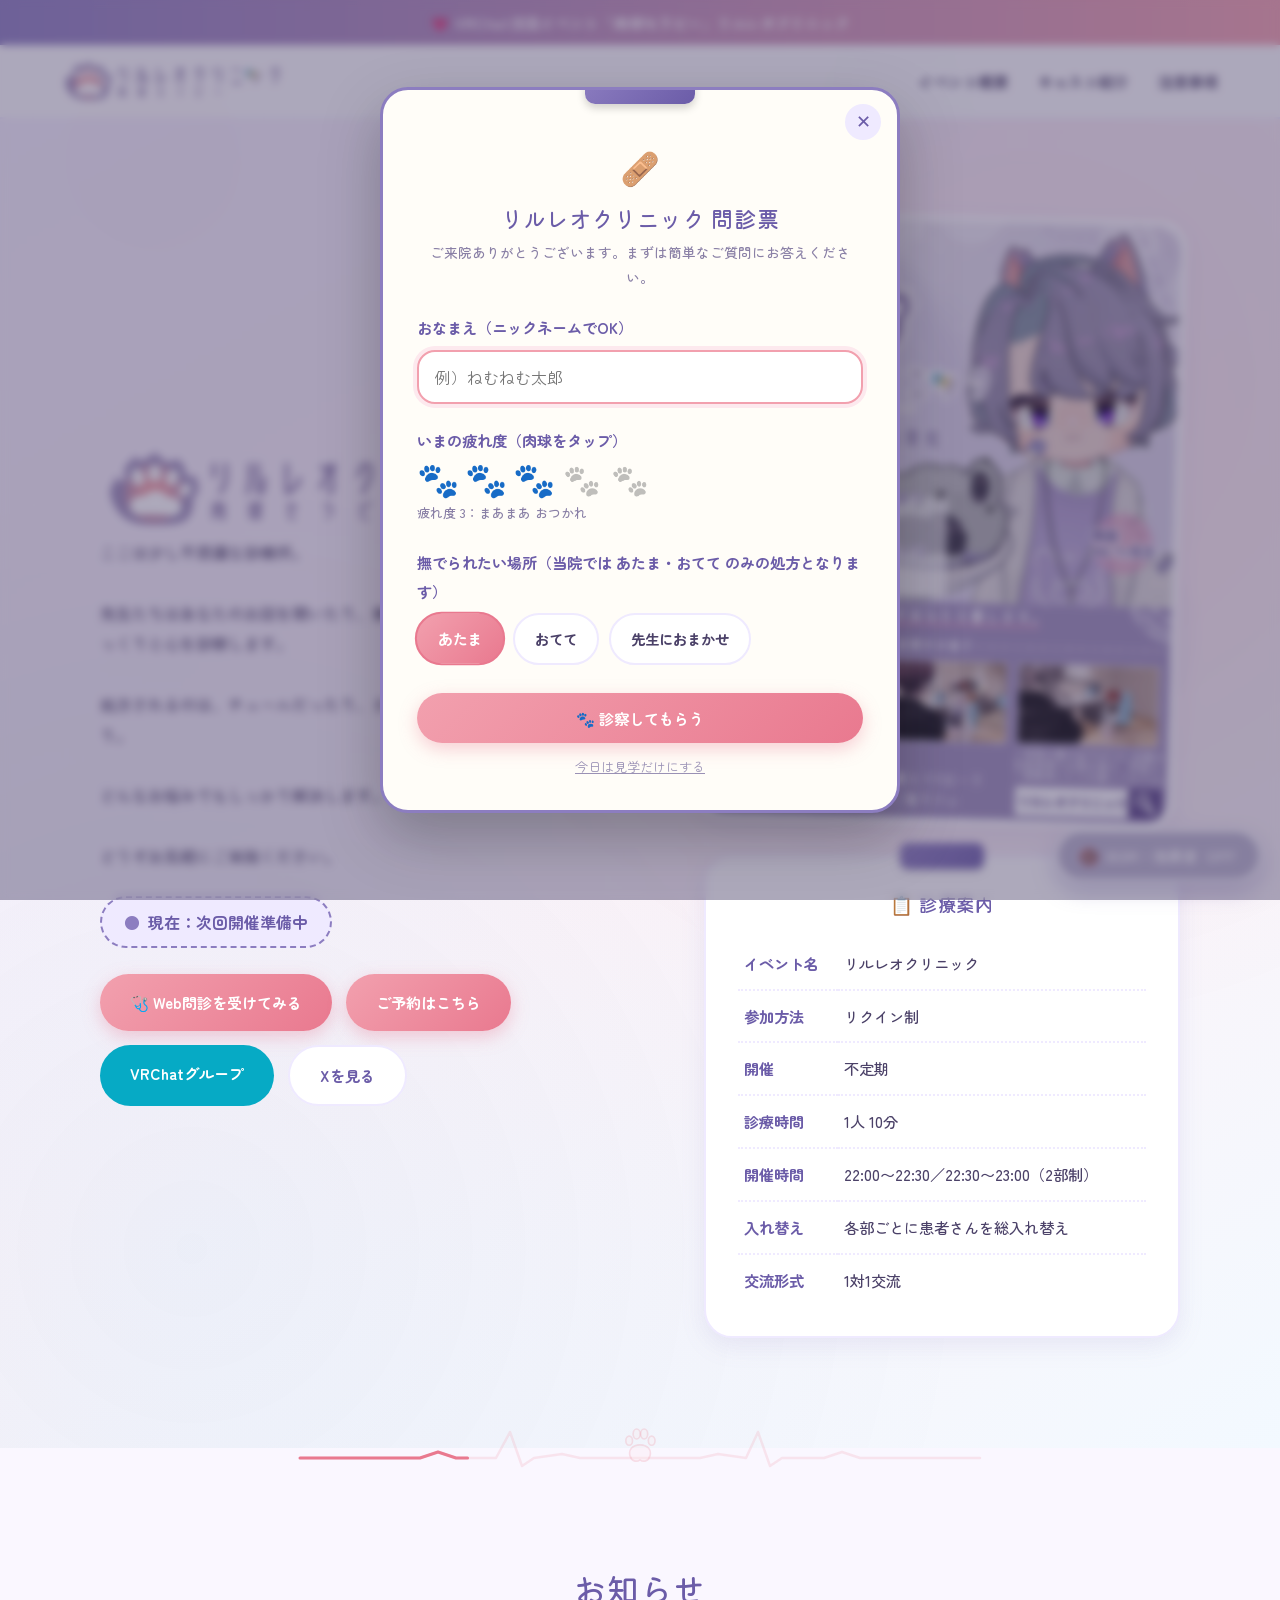
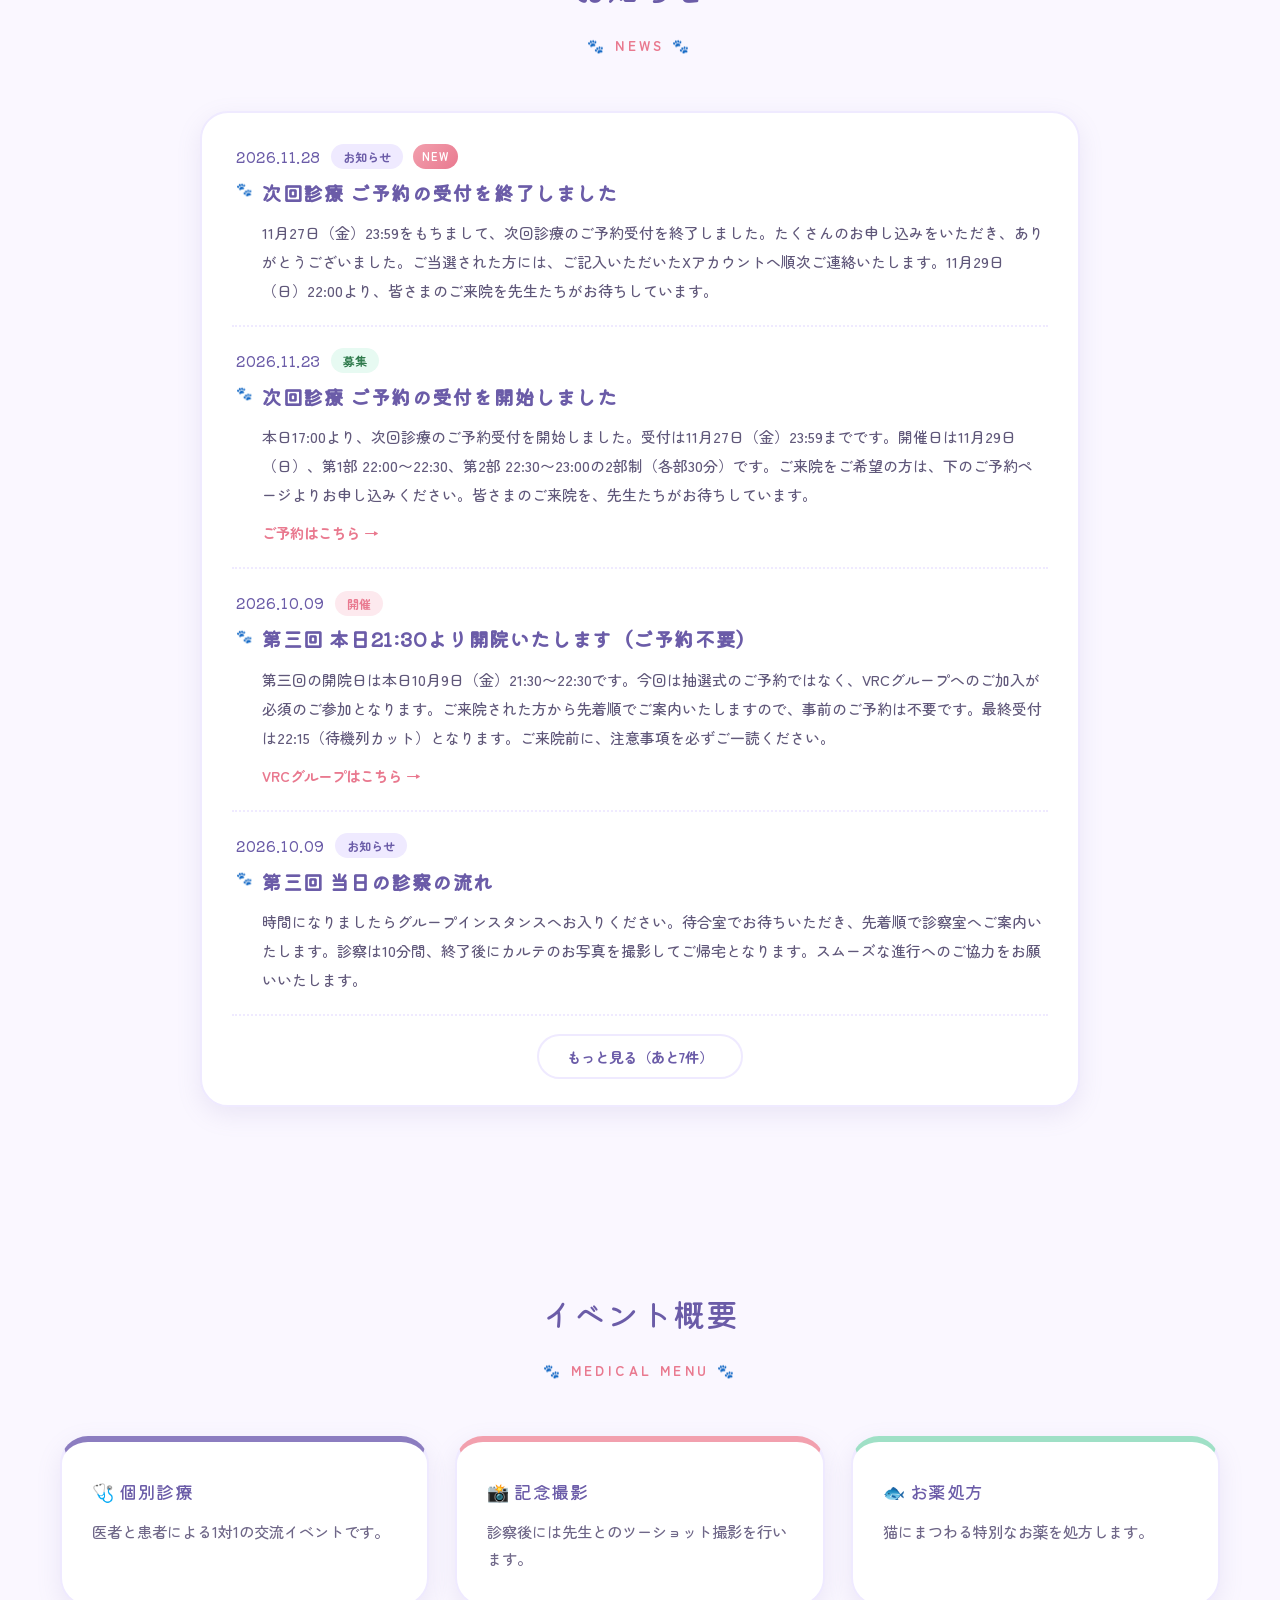
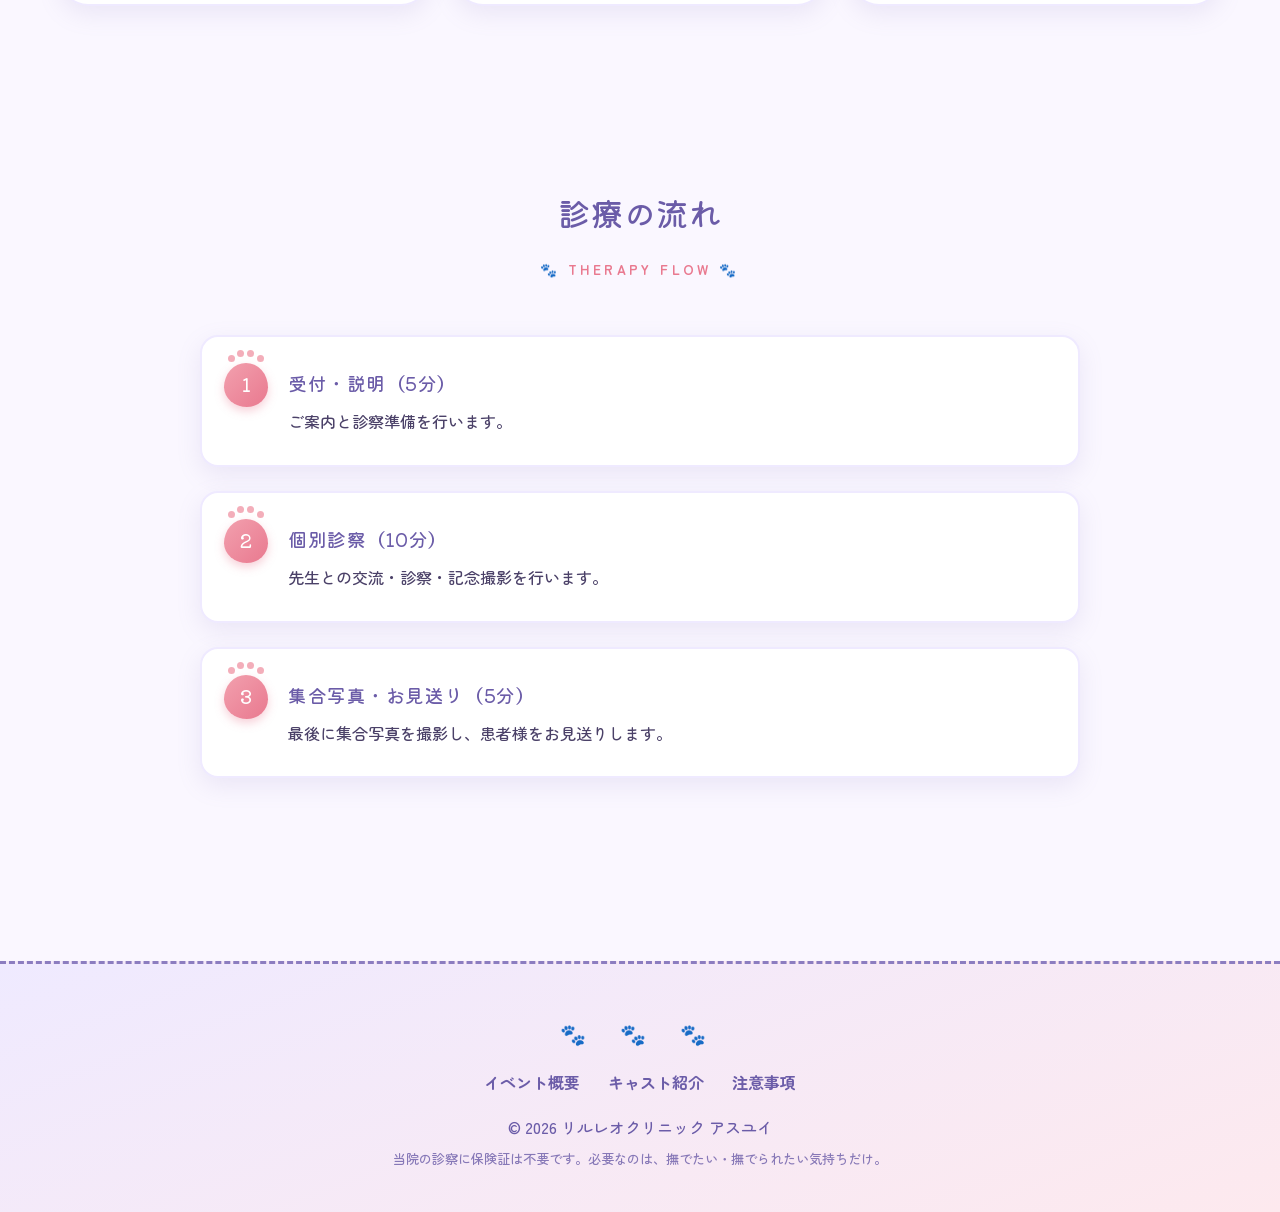
<file: index.html>
<!DOCTYPE html>
<!--
  やぁ！中身が気になって見に来たのかな？そんな君にプレゼントだよ！
  https://youtu.be/SLboSh62ELE?si=h49NYwpwZFL-jwA2
-->
<html lang="ja">

<head>
    <meta charset="UTF-8">
    <meta name="viewport" content="width=device-width, initial-scale=1.0">
    <title>肉球セラピー | リルレオクリニック</title>
    <link rel="canonical" href="https://lilleo-clinic.com/">

    <!-- リンクプレビュー（OGP / Twitterカード） -->
    <meta name="description" content="ここは少し不思議な診療所。先生たちがあなたのお話を聞いて、撫でて、ゆっくり心を診察します。VRChat交流イベント「肉球セラピー」リルレオクリニック。">
    <meta property="og:type" content="website">
    <meta property="og:site_name" content="リルレオクリニック">
    <meta property="og:locale" content="ja_JP">
    <meta property="og:title" content="肉球セラピー | リルレオクリニック">
    <meta property="og:description" content="ここは少し不思議な診療所。先生たちがあなたのお話を聞いて、撫でて、ゆっくり心を診察します。VRChat交流イベント「肉球セラピー」リルレオクリニック。">
    <meta property="og:url" content="https://lilleo-clinic.com/index.html">
    <meta property="og:image" content="https://lilleo-clinic.com/images/clinic_logo.png">
    <meta name="twitter:card" content="summary_large_image">
    <meta name="twitter:title" content="肉球セラピー | リルレオクリニック">
    <meta name="twitter:description" content="ここは少し不思議な診療所。先生たちがあなたのお話を聞いて、撫でて、ゆっくり心を診察します。VRChat交流イベント「肉球セラピー」リルレオクリニック。">
    <meta name="twitter:image" content="https://lilleo-clinic.com/images/clinic_logo.png">

    <link rel="preconnect" href="https://fonts.googleapis.com">
    <link rel="preconnect" href="https://fonts.gstatic.com" crossorigin>
    <link href="https://fonts.googleapis.com/css2?family=Kiwi+Maru:wght@400;500&family=Zen+Maru+Gothic:wght@500;700&display=swap"
        rel="stylesheet">
    <!-- ファビコン（検索結果・ブラウザタブのアイコン） -->
    <link rel="icon" type="image/png" href="/images/favicon.png">
    <link rel="apple-touch-icon" href="/images/favicon.png">

    <!-- サイト名を「リルレオクリニック」としてGoogleに伝える構造化データ -->
    <script type="application/ld+json">
    {
        "@context": "https://schema.org",
        "@type": "WebSite",
        "name": "リルレオクリニック",
        "alternateName": "肉球セラピー リルレオクリニック",
        "url": "https://lilleo-clinic.com/"
    }
    </script>

    <link rel="stylesheet" href="style.css">

    <!-- お知らせのデータ（news.js に1件足すだけでお知らせが増えます） -->
    <script src="news.js"></script>
    <!-- 予約フォームの設定（受付日時・送信先） -->
    <script src="reservation-config.js"></script>
</head>

<body>

    <!-- 上部お知らせ -->
    <div class="topbar">
        <span class="beat">💗</span>VRChat交流イベント「肉球セラピー」リルレオクリニック
    </div>

    <!-- ナビ -->
    <nav>
        <div class="nav-inner">
            <a href="index.html" class="logo">
                <img src="images/logo_main.png" alt="肉球セラピー リルレオクリニック">
            </a>
            <div class="nav-links">
                <a href="index.html">イベント概要</a>
                <a href="cast.html">キャスト紹介</a>
                <a href="notice.html">注意事項</a>
            </div>
        </div>
    </nav>

    <!-- メイン -->
    <header>
        <div class="hero">
            <div class="hero-text">
                <h1 class="hero-logo-heading">
                    <img src="images/logo_main.png" alt="肉球セラピー リルレオクリニック">
                </h1>
                <p>
                    ここは少し不思議な診療所。<br><br>
                    先生たちはあなたのお話を聞いたり、撫でたり、撫でられたりしながら、ゆっくりと心を診察します。<br><br>
                    処方されるのは、チュールだったり、カリカリだったり、猫用おやつだったり。<br><br>
                    どんなお悩みでもしっかり解決します。<span class="tbn">(多分...)</span><br><br>
                    どうぞお気軽にご来院ください。
                </p>
                <!-- 表示は reservation-config.js の日時から自動で切り替わります -->
                <div class="status" id="js-status">現在：次回開催準備中</div>
                <div class="buttons">
                    <button type="button" class="btn btn-main js-open-monshin">🩺 Web問診を受けてみる</button>
                    <a href="reserve.html" class="btn btn-main" id="js-cta">ご予約はこちら</a>
                    <a href="https://vrc.group/LILLEO.0845" class="btn btn-vrc" target="_blank"
                        rel="noopener noreferrer">VRChatグループ</a>
                    <a href="https://x.com/nikukyu_LilLeo?s=20" class="btn btn-sub" target="_blank"
                        rel="noopener noreferrer">Xを見る</a>
                </div>
            </div>

            <div>
                <!-- メインビジュアル（斜め掲示） -->
                <div class="hero-visual">
                    <img src="images/clinic_poster.png" alt="リルレオクリニック 肉球セラピー 開院ポスター" class="zoomable-img">
                </div>
                <br>
                <div class="hero-card">
                    <h3>📋 診療案内</h3>
                    <table>
                        <tr>
                            <td>イベント名</td>
                            <td>リルレオクリニック</td>
                        </tr>
                        <tr>
                            <td>参加方法</td>
                            <td>リクイン制</td>
                        </tr>
                        <tr>
                            <td>開催</td>
                            <td>不定期</td>
                        </tr>
                        <tr>
                            <td>診療時間</td>
                            <td>1人 10分</td>
                        </tr>
                        <tr>
                            <td>開催時間</td>
                            <td>22:00〜22:30／22:30〜23:00（2部制）</td>
                        </tr>
                        <tr>
                            <td>入れ替え</td>
                            <td>各部ごとに患者さんを総入れ替え</td>
                        </tr>
                        <tr>
                            <td>交流形式</td>
                            <td>1対1交流</td>
                        </tr>
                    </table>
                </div>
            </div>
        </div>
    </header>

    <!-- 心電図ディバイダー：光が左→右へ走り、消えてまた流れる（本物の心電図モニター風） -->
    <div class="ecg-divider" aria-hidden="true">
        <!-- うっすら残るトレース＋その上を走る明るい光（一部分だけ光って移動する） -->
        <svg class="ecg-line-svg" viewBox="0 0 680 56" preserveAspectRatio="none">
            <path class="ecg-base" d="M0,44 L120,44 L138,38 L156,44 L196,44 L210,18 L222,52 L234,44 L262,40 L280,44 L300,44 L380,44 L400,44 L418,40 L446,44 L458,18 L470,52 L482,44 L524,44 L542,38 L560,44 L680,44" />
            <path class="ecg-sweep" pathLength="100" d="M0,44 L120,44 L138,38 L156,44 L196,44 L210,18 L222,52 L234,44 L262,40 L280,44 L300,44 L380,44 L400,44 L418,40 L446,44 L458,18 L470,52 L482,44 L524,44 L542,38 L560,44 L680,44" />
        </svg>
        <!-- 中央の肉球（縦横比を保つため線とは別SVGで重ねる） -->
        <span class="ecg-paw">
            <svg viewBox="0 0 48 48">
                <ellipse class="ecg-toe" cx="11" cy="20" rx="4" ry="5.5" />
                <ellipse class="ecg-toe" cx="20" cy="12" rx="4.2" ry="6" />
                <ellipse class="ecg-toe" cx="29" cy="12" rx="4.2" ry="6" />
                <ellipse class="ecg-toe" cx="38" cy="20" rx="4" ry="5.5" />
                <path class="ecg-pad" d="M24,25 C15,25 10,31 12,38 C14,45 20,46 24,43 C28,46 34,45 36,38 C38,31 33,25 24,25 Z" />
            </svg>
        </span>
    </div>

    <!-- ⓪ お知らせ（中身は news.js の LILLEO_NEWS から自動生成） -->
    <section id="news" class="fade-in-up">
        <h2 class="section-title">お知らせ</h2>
        <p class="section-sub">NEWS</p>
        <div class="news-board">
            <ul class="news-list" id="js-news-list"></ul>
            <button type="button" class="news-more" id="js-news-more" hidden>もっと見る</button>
        </div>
    </section>

    <!-- ① イベント概要 -->
    <section id="about" class="fade-in-up">
        <h2 class="section-title">イベント概要</h2>
        <p class="section-sub">MEDICAL MENU</p>
        <div class="grid">
            <div class="card">
                <h3>🩺 個別診療</h3>
                <p>医者と患者による1対1の交流イベントです。</p>
            </div>
            <div class="card">
                <h3>📸 記念撮影</h3>
                <p>診察後には先生とのツーショット撮影を行います。</p>
            </div>
            <div class="card">
                <h3>🐟 お薬処方</h3>
                <p>猫にまつわる特別なお薬を処方します。</p>
            </div>
        </div>
    </section>

    <!-- ② 診療の流れ -->
    <section id="flow" class="fade-in-up">
        <h2 class="section-title">診療の流れ</h2>
        <p class="section-sub">THERAPY FLOW</p>
        <div class="timeline">
            <div class="timeline-item">
                <h3>受付・説明（5分）</h3>
                <p>ご案内と診察準備を行います。</p>
            </div>
            <div class="timeline-item">
                <h3>個別診察（10分）</h3>
                <p>先生との交流・診察・記念撮影を行います。</p>
            </div>
            <div class="timeline-item">
                <h3>集合写真・お見送り（5分）</h3>
                <p>最後に集合写真を撮影し、患者様をお見送りします。</p>
            </div>
        </div>
    </section>

    <!-- フッター -->
    <footer>
        <div class="footer-paws" aria-hidden="true"><span class="fp-paw fp-left">🐾</span> <span class="fp-paw fp-center">🐾</span> <span class="fp-paw fp-right">🐾</span></div>
        <div class="footer-links">
            <a href="index.html">イベント概要</a>
            <a href="cast.html">キャスト紹介</a>
            <a href="notice.html">注意事項</a>
        </div>
        <p>© 2026 リルレオクリニック アスユイ</p>
        <small>当院の診察に保険証は不要です。必要なのは、撫でたい・撫でられたい気持ちだけ。</small>
    </footer>

    <!-- ===== Web問診票 → 処方箋 モーダル ===== -->
    <div id="monshin-overlay" class="monshin-overlay" role="dialog" aria-modal="true" aria-labelledby="monshin-title">
        <div class="monshin-card">
            <button type="button" class="monshin-close" aria-label="閉じる">✕</button>

            <!-- 問診票 -->
            <form id="monshin-form" class="monshin-form">
                <div class="monshin-head">
                    <span class="mark">🩹</span>
                    <h2 id="monshin-title">リルレオクリニック 問診票</h2>
                    <p>ご来院ありがとうございます。まずは簡単なご質問にお答えください。</p>
                </div>

                <div class="monshin-field">
                    <label for="monshin-name">おなまえ（ニックネームでOK）</label>
                    <input type="text" id="monshin-name" maxlength="20" placeholder="例）ねむねむ太郎" autocomplete="off">
                </div>

                <div class="monshin-field">
                    <span class="field-label">いまの疲れ度（肉球をタップ）</span>
                    <div class="paw-rating" role="group" aria-label="疲れ度を5段階で選択">
                        <button type="button" aria-label="疲れ度1">🐾</button>
                        <button type="button" aria-label="疲れ度2">🐾</button>
                        <button type="button" aria-label="疲れ度3">🐾</button>
                        <button type="button" aria-label="疲れ度4">🐾</button>
                        <button type="button" aria-label="疲れ度5">🐾</button>
                    </div>
                    <p class="paw-rating-label"></p>
                </div>

                <div class="monshin-field">
                    <span class="field-label">撫でられたい場所（当院では あたま・おてて のみの処方となります）</span>
                    <div class="chip-group">
                        <input type="radio" name="place" id="place-head" value="あたま" checked>
                        <label for="place-head">あたま</label>
                        <input type="radio" name="place" id="place-hand" value="おてて">
                        <label for="place-hand">おてて</label>
                        <input type="radio" name="place" id="place-any" value="おまかせ">
                        <label for="place-any">先生におまかせ</label>
                    </div>
                </div>

                <button type="submit" class="btn btn-main monshin-submit">🐾 診察してもらう</button>
                <button type="button" class="monshin-skip">今日は見学だけにする</button>
            </form>

            <!-- カルテ（診断結果） -->
            <div class="shohousen" aria-live="polite">
                <div class="shohousen-head">
                    <h2>カ ル テ</h2>
                    <p>肉球セラピー リルレオクリニック 診察記録</p>
                </div>
                <dl>
                    <dt>患者様</dt>
                    <dd id="rx-name"></dd>
                    <dt>診断名</dt>
                    <dd id="rx-diag"></dd>
                    <dt><span class="rx-mark">Rp.</span>処方内容</dt>
                    <dd id="rx-line1"></dd>
                    <dd id="rx-line2"></dd>
                    <dd id="rx-line3"></dd>
                    <dt>当院より</dt>
                    <dd>つづきの治療は、ぜひリルレオクリニックで。先生たちが肉球をあたためて、あなたのご来院をお待ちしています🐾</dd>
                </dl>
                <div class="shohousen-stamp">
                    <img src="images/favicon.png" alt="リルレオクリニック印">
                </div>
                <button type="button" class="btn btn-sub shohousen-close-btn">閉じる</button>
            </div>
        </div>
    </div>

    <!-- 開院ポスター拡大表示用オーバーレイ（クリックで大画面表示） -->
    <div id="image-overlay" class="overlay">
        <span class="close-btn">&times;</span>
        <img class="overlay-content" id="expanded-image" alt="">
    </div>

    <!-- JavaScriptファイルの読み込み -->
    <script src="script.js"></script>
</body>

</html>
</file>
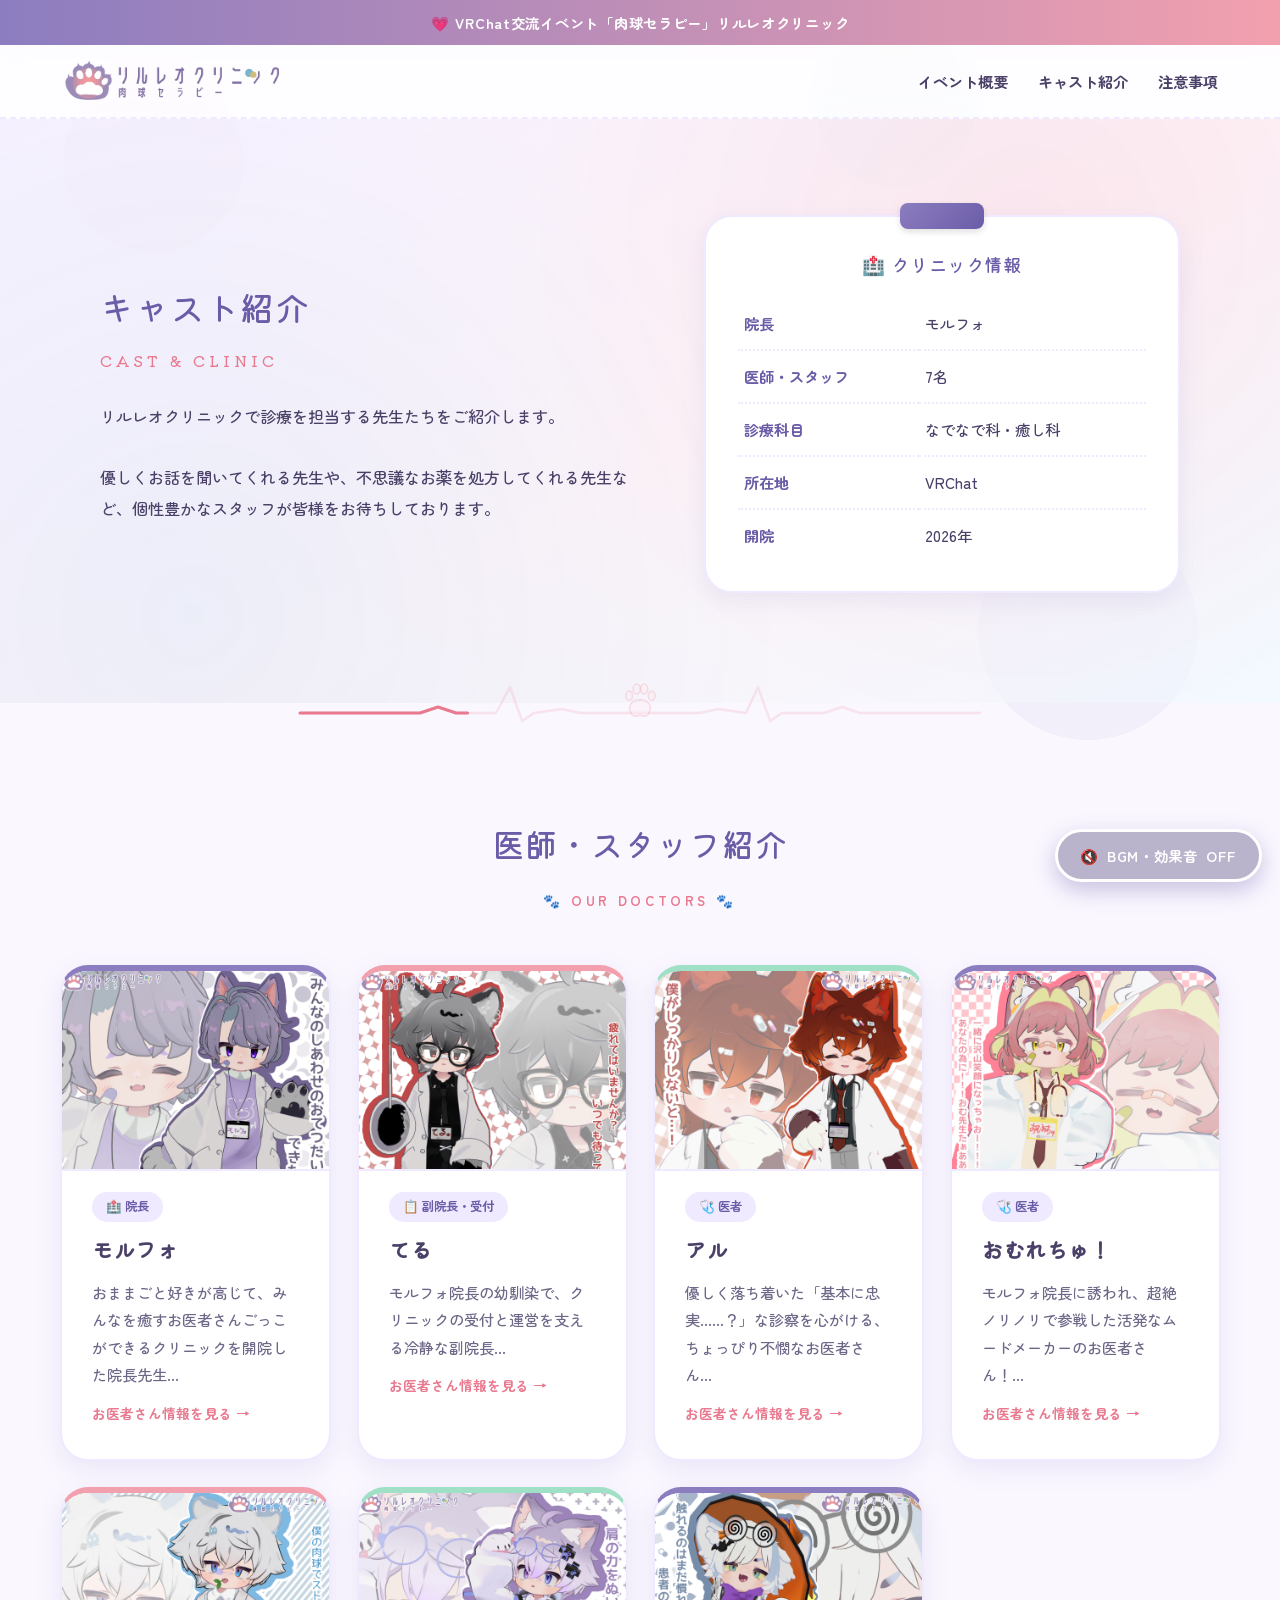
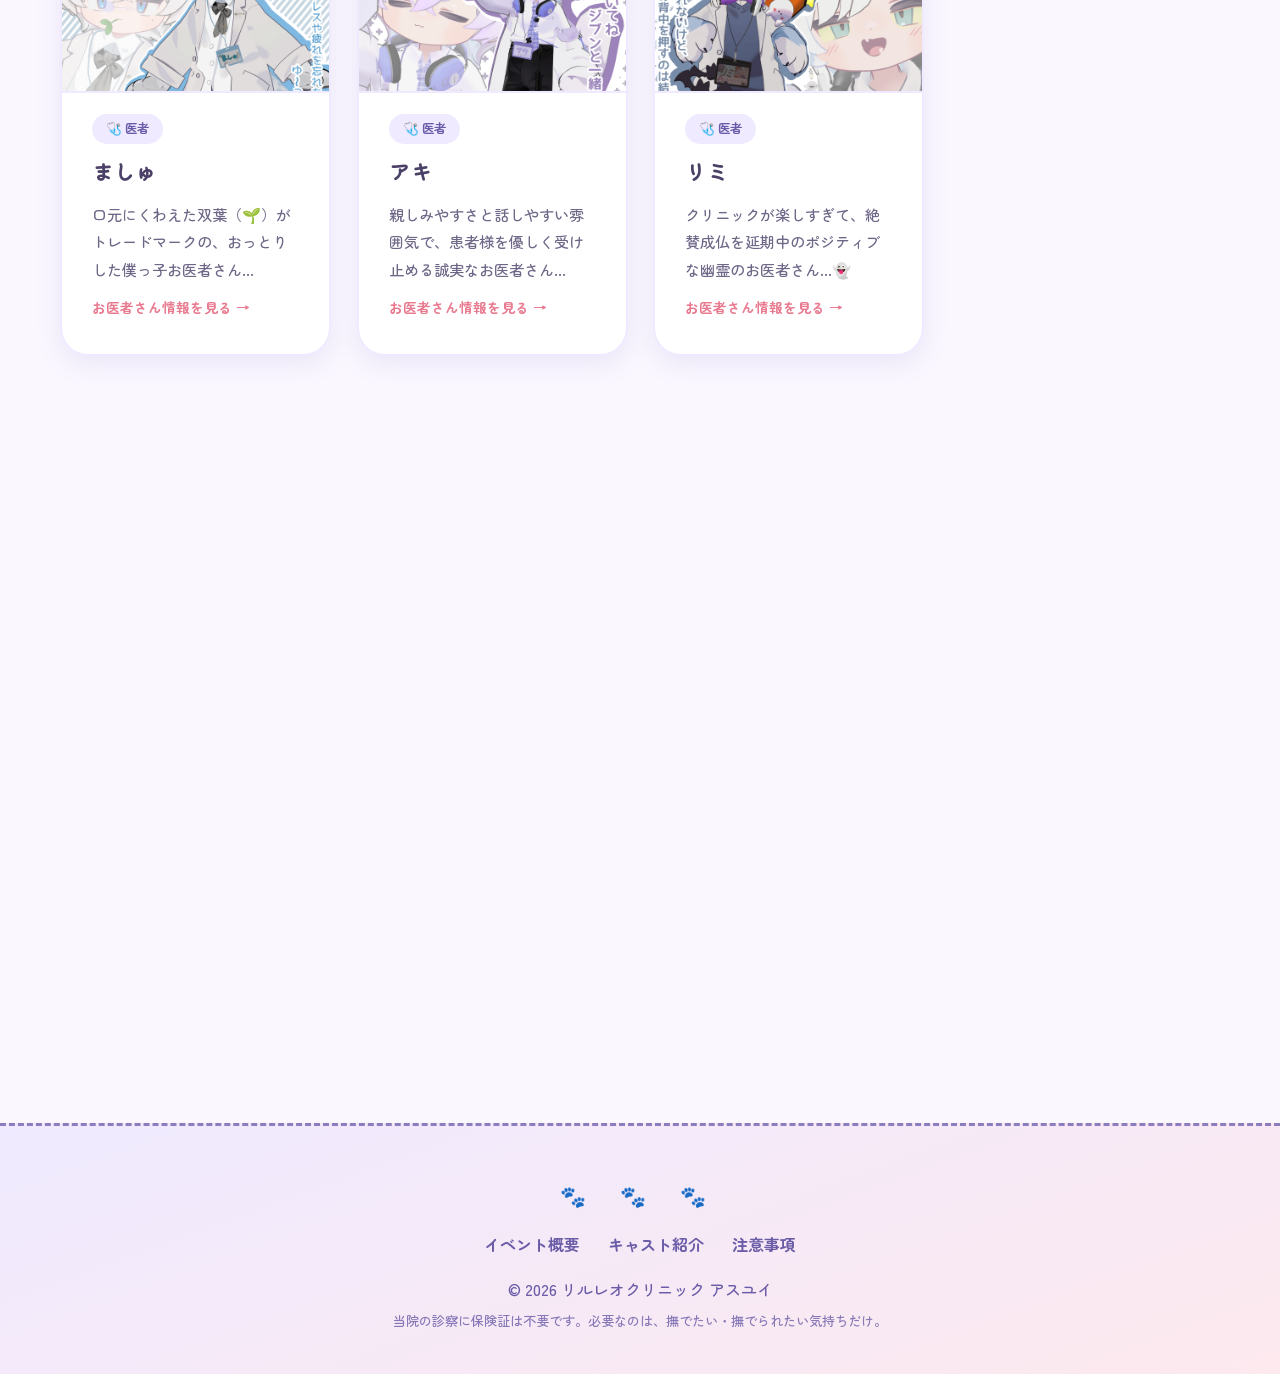
<file: cast.html>
<!DOCTYPE html>
<html lang="ja">

<head>
    <meta charset="UTF-8">
    <meta name="viewport" content="width=device-width, initial-scale=1.0">
    <title>キャスト紹介 | リルレオクリニック</title>
    <link rel="canonical" href="https://lilleo-clinic.com/cast.html">

    <!-- リンクプレビュー（OGP / Twitterカード） -->
    <meta name="description" content="リルレオクリニックで診療を担当する個性豊かな先生たちをご紹介します。VRChat交流イベント「肉球セラピー」リルレオクリニック。">
    <meta property="og:type" content="website">
    <meta property="og:site_name" content="リルレオクリニック">
    <meta property="og:locale" content="ja_JP">
    <meta property="og:title" content="キャスト紹介 | リルレオクリニック">
    <meta property="og:description" content="リルレオクリニックで診療を担当する個性豊かな先生たちをご紹介します。VRChat交流イベント「肉球セラピー」リルレオクリニック。">
    <meta property="og:url" content="https://lilleo-clinic.com/cast.html">
    <meta property="og:image" content="https://lilleo-clinic.com/images/clinic_logo.png">
    <meta name="twitter:card" content="summary_large_image">
    <meta name="twitter:title" content="キャスト紹介 | リルレオクリニック">
    <meta name="twitter:description" content="リルレオクリニックで診療を担当する個性豊かな先生たちをご紹介します。VRChat交流イベント「肉球セラピー」リルレオクリニック。">
    <meta name="twitter:image" content="https://lilleo-clinic.com/images/clinic_logo.png">

    <link rel="preconnect" href="https://fonts.googleapis.com">
    <link rel="preconnect" href="https://fonts.gstatic.com" crossorigin>
    <link href="https://fonts.googleapis.com/css2?family=Kiwi+Maru:wght@400;500&family=Zen+Maru+Gothic:wght@500;700&display=swap"
        rel="stylesheet">
    <!-- ファビコン（検索結果・ブラウザタブのアイコン） -->
    <link rel="icon" type="image/png" href="/images/favicon.png">
    <link rel="apple-touch-icon" href="/images/favicon.png">

    <link rel="stylesheet" href="style.css">

    <!-- お知らせのデータ（SPA遷移でトップに戻ったときにも使う） -->
    <script src="news.js"></script>
    <!-- 予約フォームの設定（受付日時・送信先） -->
    <script src="reservation-config.js"></script>
</head>

<body>

    <!-- 上部バー -->
    <div class="topbar">
        <span class="beat">💗</span>VRChat交流イベント「肉球セラピー」リルレオクリニック
    </div>

    <!-- ナビ -->
    <nav>
        <div class="nav-inner">
            <a href="index.html" class="logo">
                <img src="images/logo_main.png" alt="肉球セラピー リルレオクリニック">
            </a>
            <div class="nav-links">
                <a href="index.html">イベント概要</a>
                <a href="cast.html">キャスト紹介</a>
                <a href="notice.html">注意事項</a>
            </div>
        </div>
    </nav>

    <!-- ページタイトル -->
    <header>
        <div class="hero">
            <div class="hero-text">
                <h1>キャスト紹介</h1>
                <h2>CAST & CLINIC</h2>
                <p>
                    リルレオクリニックで診療を担当する先生たちをご紹介します。<br><br>
                    優しくお話を聞いてくれる先生や、不思議なお薬を処方してくれる先生など、個性豊かなスタッフが皆様をお待ちしております。
                </p>
            </div>

            <div class="hero-card">
                <h3>🏥 クリニック情報</h3>
                <table>
                    <tr>
                        <td>院長</td>
                        <td>モルフォ</td>
                    </tr>
                    <tr>
                        <td>医師・スタッフ</td>
                        <td>7名</td>
                    </tr>
                    <tr>
                        <td>診療科目</td>
                        <td>なでなで科・癒し科</td>
                    </tr>
                    <tr>
                        <td>所在地</td>
                        <td>VRChat</td>
                    </tr>
                    <tr>
                        <td>開院</td>
                        <td>2026年</td>
                    </tr>
                </table>
            </div>
        </div>
    </header>

    <!-- 心電図ディバイダー：光が左→右へ走り、消えてまた流れる（本物の心電図モニター風） -->
    <div class="ecg-divider" aria-hidden="true">
        <!-- うっすら残るトレース＋その上を走る明るい光（一部分だけ光って移動する） -->
        <svg class="ecg-line-svg" viewBox="0 0 680 56" preserveAspectRatio="none">
            <path class="ecg-base" d="M0,44 L120,44 L138,38 L156,44 L196,44 L210,18 L222,52 L234,44 L262,40 L280,44 L300,44 L380,44 L400,44 L418,40 L446,44 L458,18 L470,52 L482,44 L524,44 L542,38 L560,44 L680,44" />
            <path class="ecg-sweep" pathLength="100" d="M0,44 L120,44 L138,38 L156,44 L196,44 L210,18 L222,52 L234,44 L262,40 L280,44 L300,44 L380,44 L400,44 L418,40 L446,44 L458,18 L470,52 L482,44 L524,44 L542,38 L560,44 L680,44" />
        </svg>
        <!-- 中央の肉球（縦横比を保つため線とは別SVGで重ねる） -->
        <span class="ecg-paw">
            <svg viewBox="0 0 48 48">
                <ellipse class="ecg-toe" cx="11" cy="20" rx="4" ry="5.5" />
                <ellipse class="ecg-toe" cx="20" cy="12" rx="4.2" ry="6" />
                <ellipse class="ecg-toe" cx="29" cy="12" rx="4.2" ry="6" />
                <ellipse class="ecg-toe" cx="38" cy="20" rx="4" ry="5.5" />
                <path class="ecg-pad" d="M24,25 C15,25 10,31 12,38 C14,45 20,46 24,43 C28,46 34,45 36,38 C38,31 33,25 24,25 Z" />
            </svg>
        </span>
    </div>

    <!-- キャスト紹介 -->
    <section id="cast">
        <h2 class="section-title fade-in-up">医師・スタッフ紹介</h2>
        <p class="section-sub fade-in-up">OUR DOCTORS</p>
        <div class="grid">
            <!-- 🏥 院長 モルフォ -->
            <a href="profile.html?id=ageru" class="card-link fade-in-up">
                <div class="card">
                    <div class="cast-photo"><img src="images/cast_ageru.jpg" alt="モルフォ院長"></div>
                    <span class="cast-role">🏥 院長</span>
                    <h3><strong>モルフォ</strong></h3>
                    <p>おままごと好きが高じて、みんなを癒すお医者さんごっこができるクリニックを開院した院長先生...</p>
                    <span class="cast-more">お医者さん情報を見る →</span>
                </div>
            </a>

            <!-- 📋 副院長・受付 てる -->
            <a href="profile.html?id=uron" class="card-link fade-in-up">
                <div class="card">
                    <div class="cast-photo"><img src="images/cast_uron.jpg" alt="てる副院長"></div>
                    <span class="cast-role">📋 副院長・受付</span>
                    <h3><strong>てる</strong></h3>
                    <p>モルフォ院長の幼馴染で、クリニックの受付と運営を支える冷静な副院長...</p>
                    <span class="cast-more">お医者さん情報を見る →</span>
                </div>
            </a>

            <!-- 🩺 医者 アル -->
            <a href="profile.html?id=asuyui" class="card-link fade-in-up">
                <div class="card">
                    <div class="cast-photo"><img src="images/cast_asuyui.jpg" alt="アル先生"></div>
                    <span class="cast-role">🩺 医者</span>
                    <h3><strong>アル</strong></h3>
                    <p>優しく落ち着いた「基本に忠実……？」な診察を心がける、ちょっぴり不憫なお医者さん...</p>
                    <span class="cast-more">お医者さん情報を見る →</span>
                </div>
            </a>

            <!-- 🩺 医者 おむれちゅ！ -->
            <a href="profile.html?id=omuraichu" class="card-link fade-in-up">
                <div class="card">
                    <div class="cast-photo"><img src="images/cast_omuraichu.jpg" alt="おむれちゅ！先生"></div>
                    <span class="cast-role">🩺 医者</span>
                    <h3><strong>おむれちゅ！</strong></h3>
                    <p>モルフォ院長に誘われ、超絶ノリノリで参戦した活発なムードメーカーのお医者さん！...</p>
                    <span class="cast-more">お医者さん情報を見る →</span>
                </div>
            </a>

            <!-- 🩺 医者 ましゅ -->
            <a href="profile.html?id=nakaron" class="card-link fade-in-up">
                <div class="card">
                    <div class="cast-photo"><img src="images/cast_nakaron.jpg" alt="ましゅ先生"></div>
                    <span class="cast-role">🩺 医者</span>
                    <h3><strong>ましゅ</strong></h3>
                    <p>口元にくわえた双葉（🌱）がトレードマークの、おっとりした僕っ子お医者さん...</p>
                    <span class="cast-more">お医者さん情報を見る →</span>
                </div>
            </a>

            <!-- 🩺 医者 アキ -->
            <a href="profile.html?id=akino" class="card-link fade-in-up">
                <div class="card">
                    <div class="cast-photo"><img src="images/cast_akino.jpg" alt="アキ先生"></div>
                    <span class="cast-role">🩺 医者</span>
                    <h3><strong>アキ</strong></h3>
                    <p>親しみやすさと話しやすい雰囲気で、患者様を優しく受け止める誠実なお医者さん...</p>
                    <span class="cast-more">お医者さん情報を見る →</span>
                </div>
            </a>

            <!-- 🩺 医者 リミ -->
            <a href="profile.html?id=remix" class="card-link fade-in-up">
                <div class="card">
                    <div class="cast-photo"><img src="images/cast_remix.jpg" alt="リミ先生"></div>
                    <span class="cast-role">🩺 医者</span>
                    <h3><strong>リミ</strong></h3>
                    <p>クリニックが楽しすぎて、絶賛成仏を延期中のポジティブな幽霊のお医者さん...👻</p>
                    <span class="cast-more">お医者さん情報を見る →</span>
                </div>
            </a>
        </div>
    </section>

    <!-- クリニック内紹介 -->
    <section id="clinic-info">
        <h2 class="section-title fade-in-up">クリニック内紹介</h2>
        <p class="section-sub fade-in-up">FLOOR GUIDE</p>
        <div class="grid">
            <div class="card fade-in-up">
                <h3>🪑 受付</h3>
                <p>
                    来院された患者様を最初にお迎えする空間。<br><br>
                    ゆったりと落ち着いた雰囲気で、診療前の時間を過ごせます。
                </p>
            </div>

            <div class="card fade-in-up">
                <h3>🚪 診察室</h3>
                <p>
                    医師と患者様による個別診療を行うスペース。<br><br>
                    先生ごとに雰囲気の異なる、個性豊かな診察室をご用意しています。どの先生の診察室に通されるかは当日のお楽しみ。
                </p>
            </div>

            <div class="card fade-in-up">
                <h3>📸 撮影スペース</h3>
                <p>
                    診療後に先生との記念撮影を行える場所。<br><br>
                    思い出として写真撮影をお楽しみいただけます。
                </p>
            </div>
        </div>
    </section>

    <!-- フッター -->
    <footer>
        <div class="footer-paws" aria-hidden="true"><span class="fp-paw fp-left">🐾</span> <span class="fp-paw fp-center">🐾</span> <span class="fp-paw fp-right">🐾</span></div>
        <div class="footer-links">
            <a href="index.html">イベント概要</a>
            <a href="cast.html">キャスト紹介</a>
            <a href="notice.html">注意事項</a>
        </div>
        <p>© 2026 リルレオクリニック アスユイ</p>
        <small>当院の診察に保険証は不要です。必要なのは、撫でたい・撫でられたい気持ちだけ。</small>
    </footer>

    <!-- JavaScript読み込み -->
    <script src="script.js"></script>
</body>

</html>
</file>
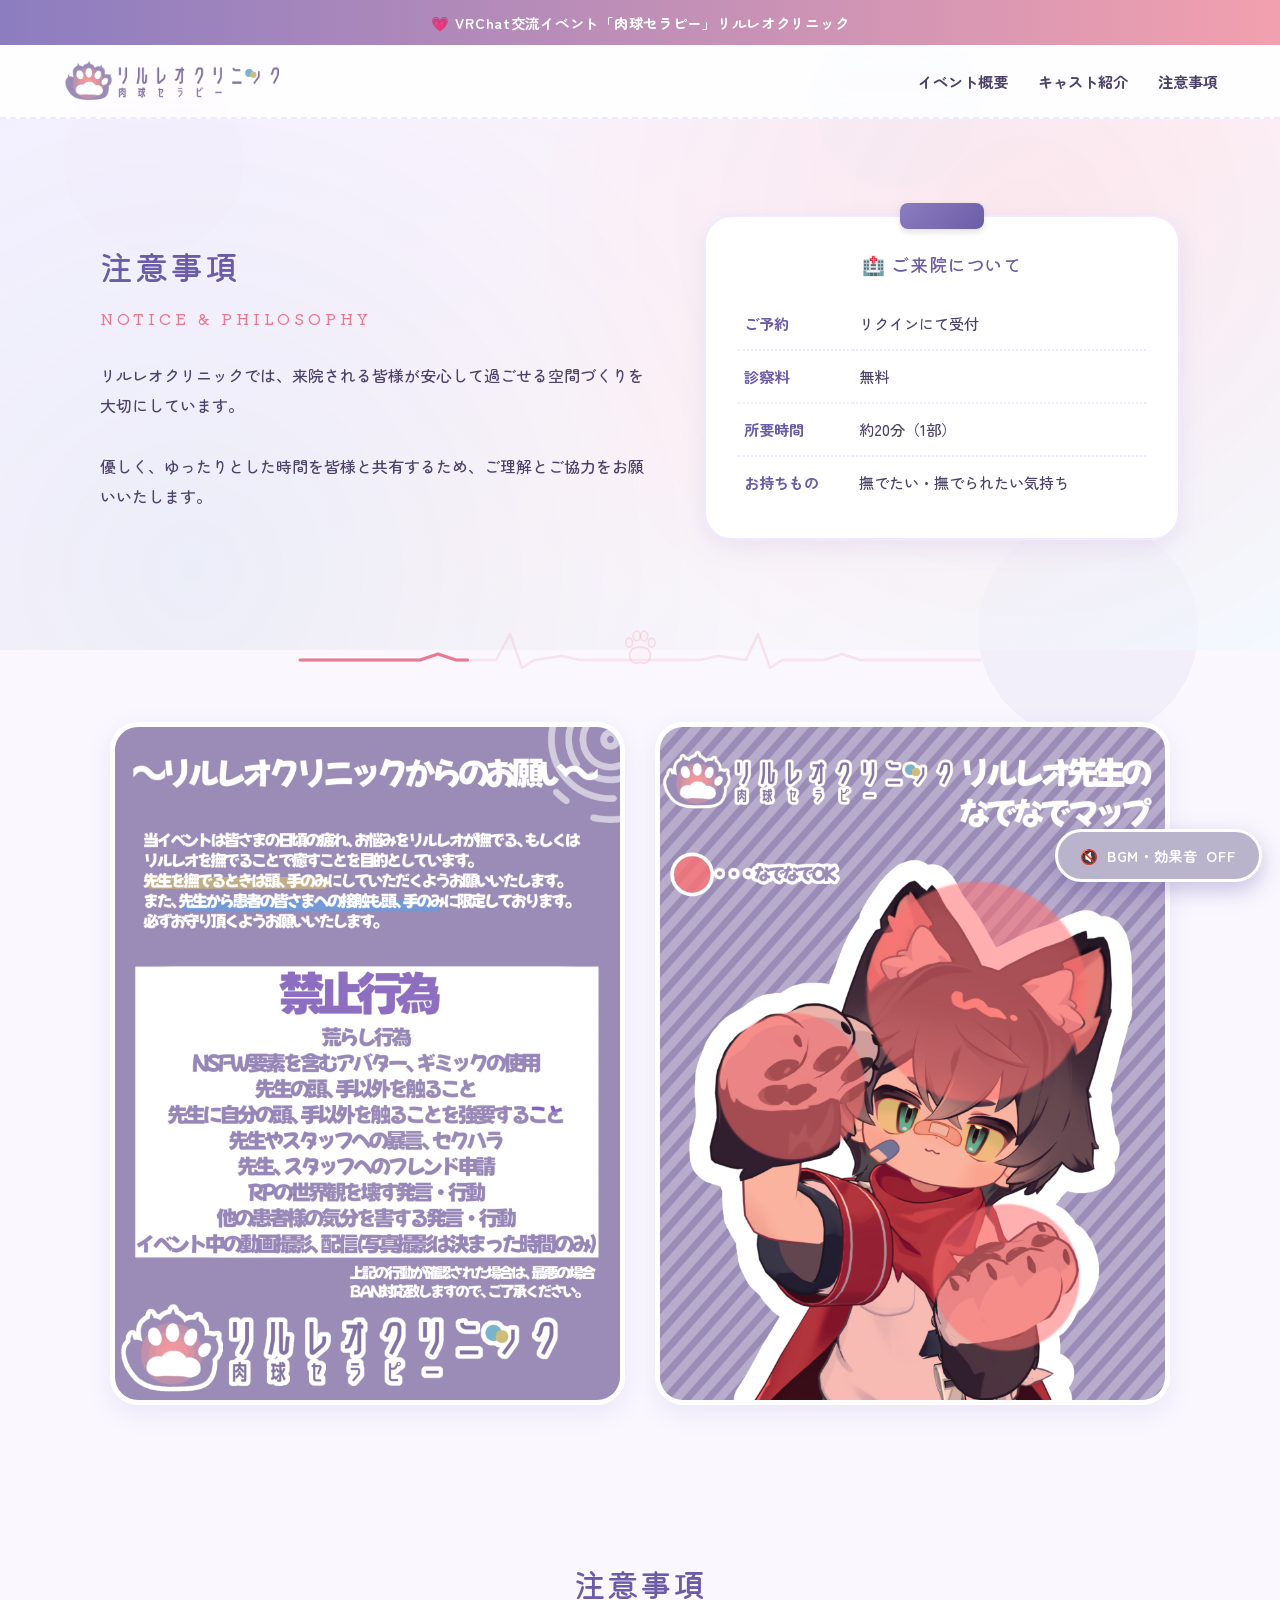
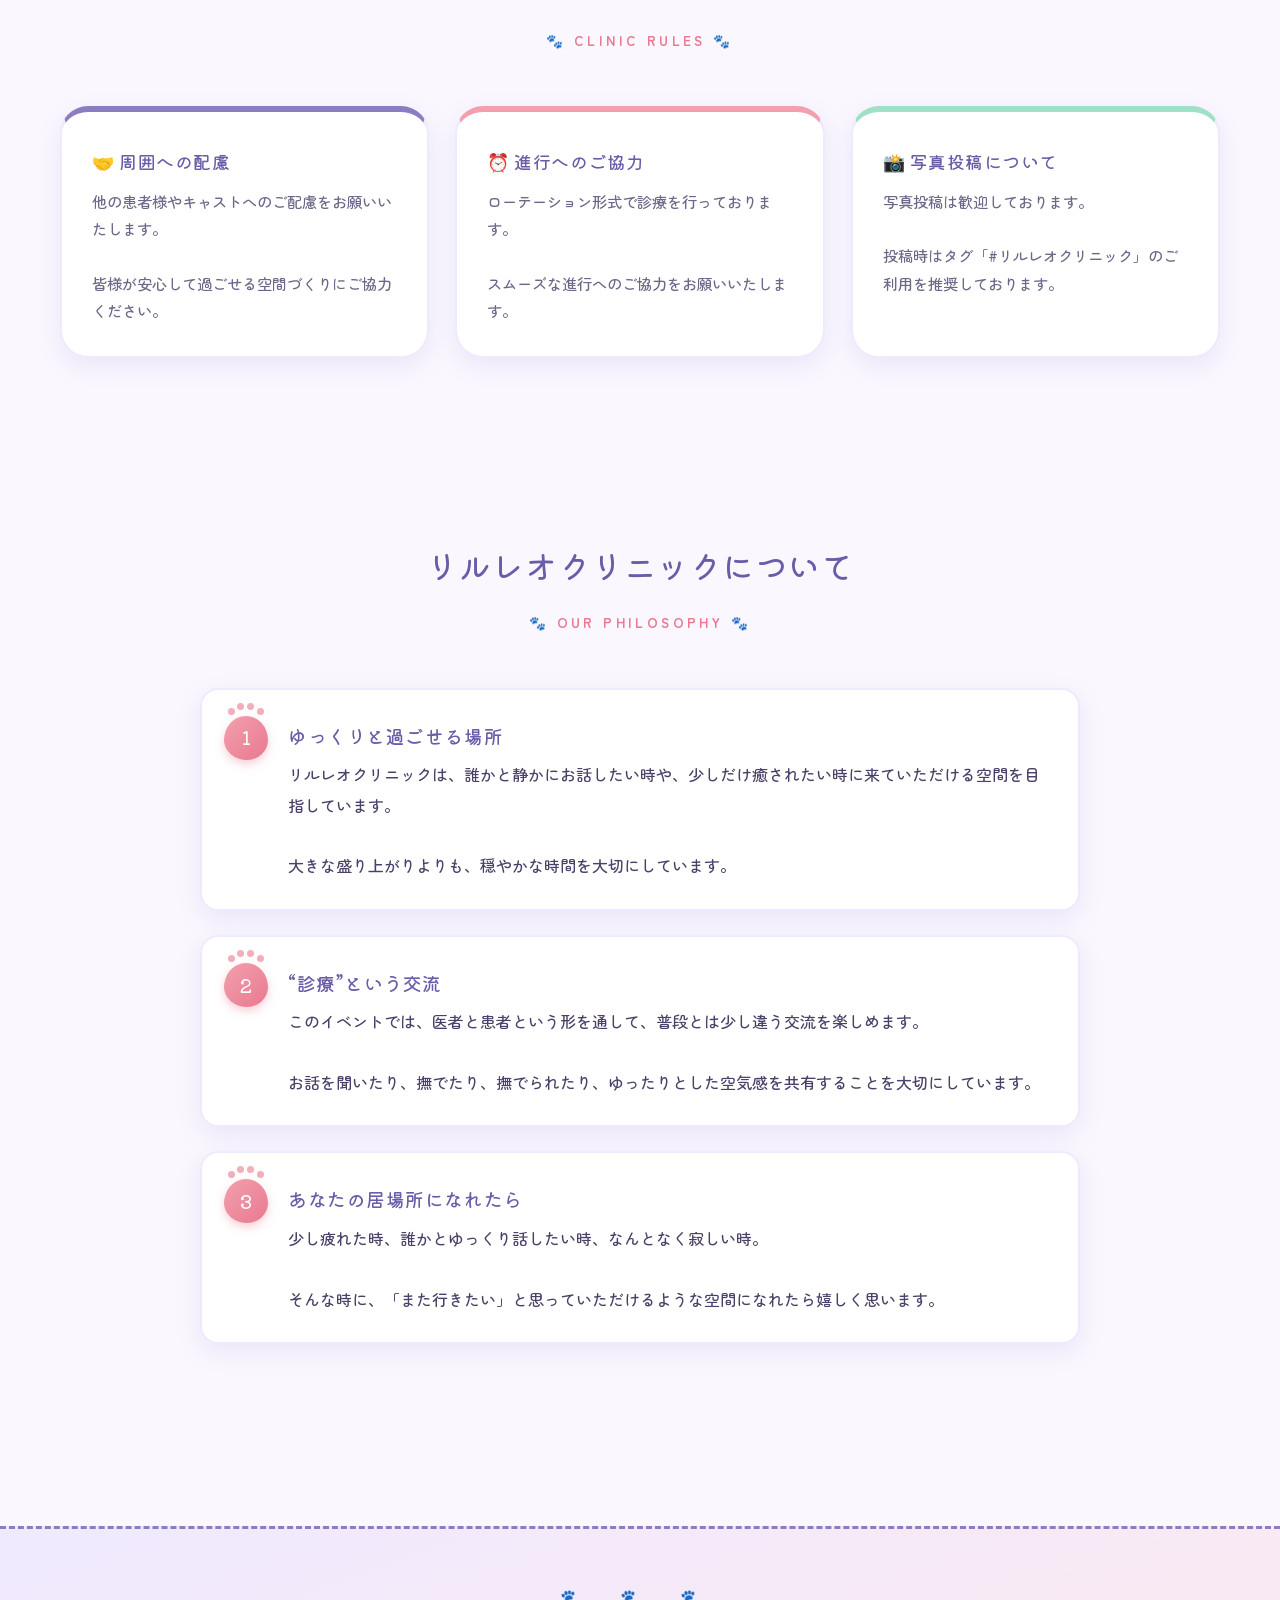
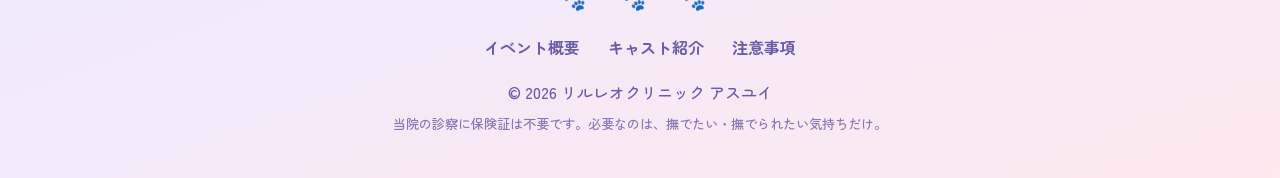
<file: notice.html>
<!DOCTYPE html>
<html lang="ja">

<head>
    <meta charset="UTF-8">
    <meta name="viewport" content="width=device-width, initial-scale=1.0">
    <title>注意事項 | リルレオクリニック</title>
    <link rel="canonical" href="https://lilleo-clinic.com/notice.html">

    <!-- リンクプレビュー（OGP / Twitterカード） -->
    <meta name="description" content="リルレオクリニックでは、来院される皆様が安心して過ごせる空間づくりを大切にしています。ご来院前にご確認ください。VRChat交流イベント「肉球セラピー」。">
    <meta property="og:type" content="website">
    <meta property="og:site_name" content="リルレオクリニック">
    <meta property="og:locale" content="ja_JP">
    <meta property="og:title" content="注意事項 | リルレオクリニック">
    <meta property="og:description" content="リルレオクリニックでは、来院される皆様が安心して過ごせる空間づくりを大切にしています。ご来院前にご確認ください。VRChat交流イベント「肉球セラピー」。">
    <meta property="og:url" content="https://lilleo-clinic.com/notice.html">
    <meta property="og:image" content="https://lilleo-clinic.com/images/clinic_logo.png">
    <meta name="twitter:card" content="summary_large_image">
    <meta name="twitter:title" content="注意事項 | リルレオクリニック">
    <meta name="twitter:description" content="リルレオクリニックでは、来院される皆様が安心して過ごせる空間づくりを大切にしています。ご来院前にご確認ください。VRChat交流イベント「肉球セラピー」。">
    <meta name="twitter:image" content="https://lilleo-clinic.com/images/clinic_logo.png">

    <link rel="preconnect" href="https://fonts.googleapis.com">
    <link rel="preconnect" href="https://fonts.gstatic.com" crossorigin>
    <link href="https://fonts.googleapis.com/css2?family=Kiwi+Maru:wght@400;500&family=Zen+Maru+Gothic:wght@500;700&display=swap"
        rel="stylesheet">
    <!-- ファビコン（検索結果・ブラウザタブのアイコン） -->
    <link rel="icon" type="image/png" href="/images/favicon.png">
    <link rel="apple-touch-icon" href="/images/favicon.png">

    <link rel="stylesheet" href="style.css">

    <!-- お知らせのデータ（SPA遷移でトップに戻ったときにも使う） -->
    <script src="news.js"></script>
    <!-- 予約フォームの設定（受付日時・送信先） -->
    <script src="reservation-config.js"></script>
</head>

<body>

    <!-- 上部バー -->
    <div class="topbar">
        <span class="beat">💗</span>VRChat交流イベント「肉球セラピー」リルレオクリニック
    </div>

    <!-- ナビ -->
    <nav>
        <div class="nav-inner">
            <a href="index.html" class="logo">
                <img src="images/logo_main.png" alt="肉球セラピー リルレオクリニック">
            </a>
            <div class="nav-links">
                <a href="index.html">イベント概要</a>
                <a href="cast.html">キャスト紹介</a>
                <a href="notice.html">注意事項</a>
            </div>
        </div>
    </nav>

    <!-- メイン -->
    <header>
        <div class="hero">
            <div class="hero-text">
                <h1>注意事項</h1>
                <h2>NOTICE & PHILOSOPHY</h2>
                <p>
                    リルレオクリニックでは、来院される皆様が安心して過ごせる空間づくりを大切にしています。<br><br>
                    優しく、ゆったりとした時間を皆様と共有するため、ご理解とご協力をお願いいたします。
                </p>
            </div>

            <div class="hero-card">
                <h3>🏥 ご来院について</h3>
                <table>
                    <tr>
                        <td>ご予約</td>
                        <td>リクインにて受付</td>
                    </tr>
                    <tr>
                        <td>診察料</td>
                        <td>無料</td>
                    </tr>
                    <tr>
                        <td>所要時間</td>
                        <td>約20分（1部）</td>
                    </tr>
                    <tr>
                        <td>お持ちもの</td>
                        <td>撫でたい・撫でられたい気持ち</td>
                    </tr>
                </table>
            </div>
        </div>
    </header>

    <!-- 心電図ディバイダー：光が左→右へ走り、消えてまた流れる（本物の心電図モニター風） -->
    <div class="ecg-divider" aria-hidden="true">
        <!-- うっすら残るトレース＋その上を走る明るい光（一部分だけ光って移動する） -->
        <svg class="ecg-line-svg" viewBox="0 0 680 56" preserveAspectRatio="none">
            <path class="ecg-base" d="M0,44 L120,44 L138,38 L156,44 L196,44 L210,18 L222,52 L234,44 L262,40 L280,44 L300,44 L380,44 L400,44 L418,40 L446,44 L458,18 L470,52 L482,44 L524,44 L542,38 L560,44 L680,44" />
            <path class="ecg-sweep" pathLength="100" d="M0,44 L120,44 L138,38 L156,44 L196,44 L210,18 L222,52 L234,44 L262,40 L280,44 L300,44 L380,44 L400,44 L418,40 L446,44 L458,18 L470,52 L482,44 L524,44 L542,38 L560,44 L680,44" />
        </svg>
        <!-- 中央の肉球（縦横比を保つため線とは別SVGで重ねる） -->
        <span class="ecg-paw">
            <svg viewBox="0 0 48 48">
                <ellipse class="ecg-toe" cx="11" cy="20" rx="4" ry="5.5" />
                <ellipse class="ecg-toe" cx="20" cy="12" rx="4.2" ry="6" />
                <ellipse class="ecg-toe" cx="29" cy="12" rx="4.2" ry="6" />
                <ellipse class="ecg-toe" cx="38" cy="20" rx="4" ry="5.5" />
                <path class="ecg-pad" d="M24,25 C15,25 10,31 12,38 C14,45 20,46 24,43 C28,46 34,45 36,38 C38,31 33,25 24,25 Z" />
            </svg>
        </span>
    </div>

    <!-- 🐾 2枚のポスター画像（クリックで拡大） -->
    <div class="notice-maps-wrapper fade-in-up">
        <div class="notice-map-item">
            <img src="images/notice.jpg" alt="注意事項ポスター" class="zoomable-img">
        </div>
        <div class="notice-map-item">
            <img src="images/nadeguide.jpg" alt="なでなでマップ" class="zoomable-img">
        </div>
    </div>

    <!-- 🐾 注意事項 -->
    <section id="notice" class="fade-in-up">
        <h2 class="section-title">注意事項</h2>
        <p class="section-sub">CLINIC RULES</p>
        <div class="grid">
            <div class="card">
                <h3>🤝 周囲への配慮</h3>
                <p>
                    他の患者様やキャストへのご配慮をお願いいたします。<br><br>
                    皆様が安心して過ごせる空間づくりにご協力ください。
                </p>
            </div>

            <div class="card">
                <h3>⏰ 進行へのご協力</h3>
                <p>
                    ローテーション形式で診療を行っております。<br><br>
                    スムーズな進行へのご協力をお願いいたします。
                </p>
            </div>

            <div class="card">
                <h3>📸 写真投稿について</h3>
                <p>
                    写真投稿は歓迎しております。<br><br>
                    投稿時はタグ「#リルレオクリニック」のご利用を推奨しております。
                </p>
            </div>
        </div>
    </section>

    <!-- 🐾 リルレオについて -->
    <section id="philosophy" class="fade-in-up">
        <h2 class="section-title">リルレオクリニックについて</h2>
        <p class="section-sub">OUR PHILOSOPHY</p>
        <div class="timeline">
            <div class="timeline-item">
                <h3>ゆっくりと過ごせる場所</h3>
                <p>
                    リルレオクリニックは、誰かと静かにお話したい時や、少しだけ癒されたい時に来ていただける空間を目指しています。<br><br>
                    大きな盛り上がりよりも、穏やかな時間を大切にしています。
                </p>
            </div>

            <div class="timeline-item">
                <h3>“診療”という交流</h3>
                <p>
                    このイベントでは、医者と患者という形を通して、普段とは少し違う交流を楽しめます。<br><br>
                    お話を聞いたり、撫でたり、撫でられたり、ゆったりとした空気感を共有することを大切にしています。
                </p>
            </div>

            <div class="timeline-item">
                <h3>あなたの居場所になれたら</h3>
                <p>
                    少し疲れた時、誰かとゆっくり話したい時、なんとなく寂しい時。<br><br>
                    そんな時に、「また行きたい」と思っていただけるような空間になれたら嬉しく思います。
                </p>
            </div>
        </div>
    </section>

    <!-- フッター -->
    <footer>
        <div class="footer-paws" aria-hidden="true"><span class="fp-paw fp-left">🐾</span> <span class="fp-paw fp-center">🐾</span> <span class="fp-paw fp-right">🐾</span></div>
        <div class="footer-links">
            <a href="index.html">イベント概要</a>
            <a href="cast.html">キャスト紹介</a>
            <a href="notice.html">注意事項</a>
        </div>
        <p>© 2026 リルレオクリニック アスユイ</p>
        <small>当院の診察に保険証は不要です。必要なのは、撫でたい・撫でられたい気持ちだけ。</small>
    </footer>

    <!-- ポスター拡大表示用の黒背景エリア -->
    <div id="image-overlay" class="overlay">
        <span class="close-btn">&times;</span>
        <img class="overlay-content" id="expanded-image" alt="">
    </div>

    <!-- JavaScriptファイルの読み込み -->
    <script src="script.js"></script>
</body>

</html>
</file>
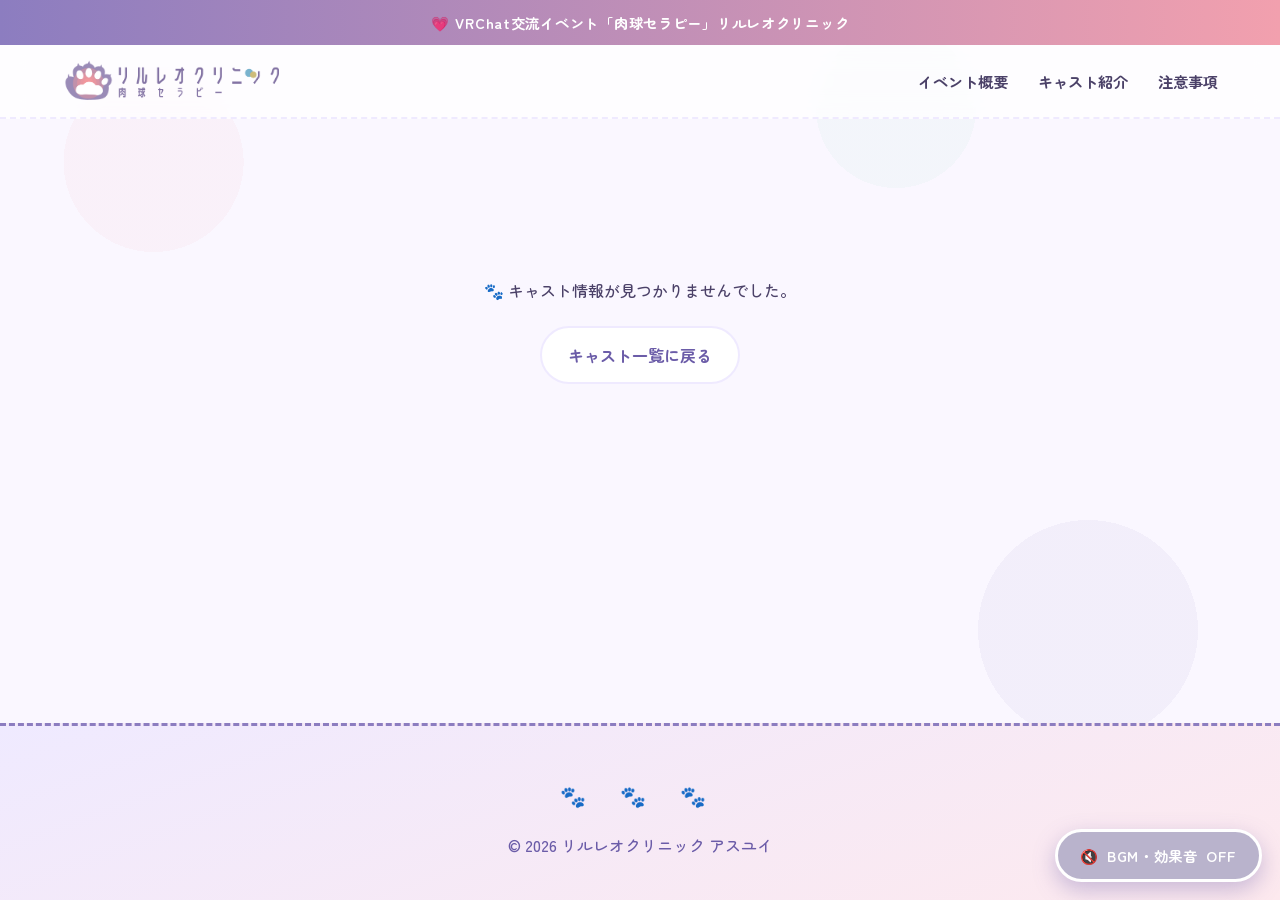
<file: profile.html>
<!DOCTYPE html>
<html lang="ja">

<head>
    <meta charset="UTF-8">
    <meta name="viewport" content="width=device-width, initial-scale=1.0">
    <title>キャストプロフィール | リルレオクリニック</title>

    <!-- リンクプレビュー（OGP / Twitterカード） -->
    <meta name="description" content="リルレオクリニックのキャストプロフィール。VRChat交流イベント「肉球セラピー」リルレオクリニック。">
    <meta property="og:type" content="website">
    <meta property="og:site_name" content="リルレオクリニック">
    <meta property="og:locale" content="ja_JP">
    <meta property="og:title" content="キャストプロフィール | リルレオクリニック">
    <meta property="og:description" content="リルレオクリニックのキャストプロフィール。VRChat交流イベント「肉球セラピー」リルレオクリニック。">
    <meta property="og:url" content="https://lilleo-clinic.com/profile.html">
    <meta property="og:image" content="https://lilleo-clinic.com/images/clinic_logo.png">
    <meta name="twitter:card" content="summary_large_image">
    <meta name="twitter:title" content="キャストプロフィール | リルレオクリニック">
    <meta name="twitter:description" content="リルレオクリニックのキャストプロフィール。VRChat交流イベント「肉球セラピー」リルレオクリニック。">
    <meta name="twitter:image" content="https://lilleo-clinic.com/images/clinic_logo.png">

    <link rel="preconnect" href="https://fonts.googleapis.com">
    <link rel="preconnect" href="https://fonts.gstatic.com" crossorigin>
    <link href="https://fonts.googleapis.com/css2?family=Kiwi+Maru:wght@400;500&family=Zen+Maru+Gothic:wght@500;700&display=swap"
        rel="stylesheet">
    <!-- ファビコン（検索結果・ブラウザタブのアイコン） -->
    <link rel="icon" type="image/png" href="/images/favicon.png">
    <link rel="apple-touch-icon" href="/images/favicon.png">

    <link rel="stylesheet" href="style.css">

    <!-- お知らせのデータ（SPA遷移でトップに戻ったときにも使う） -->
    <script src="news.js"></script>
    <!-- 予約フォームの設定（受付日時・送信先） -->
    <script src="reservation-config.js"></script>
</head>

<body>

    <!-- 上部バー -->
    <div class="topbar">
        <span class="beat">💗</span>VRChat交流イベント「肉球セラピー」リルレオクリニック
    </div>

    <!-- ナビ -->
    <nav>
        <div class="nav-inner">
            <a href="index.html" class="logo">
                <img src="images/logo_main.png" alt="肉球セラピー リルレオクリニック">
            </a>
            <div class="nav-links">
                <a href="index.html">イベント概要</a>
                <a href="cast.html">キャスト紹介</a>
                <a href="notice.html">注意事項</a>
            </div>
        </div>
    </nav>

    <!-- プロフィールメインセクション -->
    <main class="profile-container">
        <!-- 左側：写真（ホバーでなでなで） -->
        <div class="profile-left">
            <div class="photo-frame">
                <img id="js-photo" class="zoomable-img" src="" alt="">
            </div>
        </div>

        <!-- 右側：詳細情報 -->
        <div class="profile-right">
            <p id="js-role" class="profile-role"></p>
            <h1 id="js-name" class="profile-name"></h1>

            <div class="profile-comment">
                <p id="js-comment"></p>
            </div>

            <div class="profile-text">
                <p id="js-description"></p>
            </div>

            <div class="profile-back">
                <a href="cast.html" class="btn-back">← キャスト一覧に戻る</a>
            </div>
        </div>
    </main>

    <!-- フッター -->
    <footer>
        <div class="footer-paws" aria-hidden="true"><span class="fp-paw fp-left">🐾</span> <span class="fp-paw fp-center">🐾</span> <span class="fp-paw fp-right">🐾</span></div>
        <p>© 2026 リルレオクリニック アスユイ</p>
    </footer>

    <!-- 写真拡大表示用オーバーレイ（クリックで大画面表示） -->
    <div id="image-overlay" class="overlay">
        <span class="close-btn">&times;</span>
        <img class="overlay-content" id="expanded-image" alt="">
    </div>

    <!-- 共通ギミック（肉球エフェクト・なでなで・BGM・プロフィール描画はすべて script.js に集約） -->
    <script src="script.js"></script>
</body>

</html>
</file>
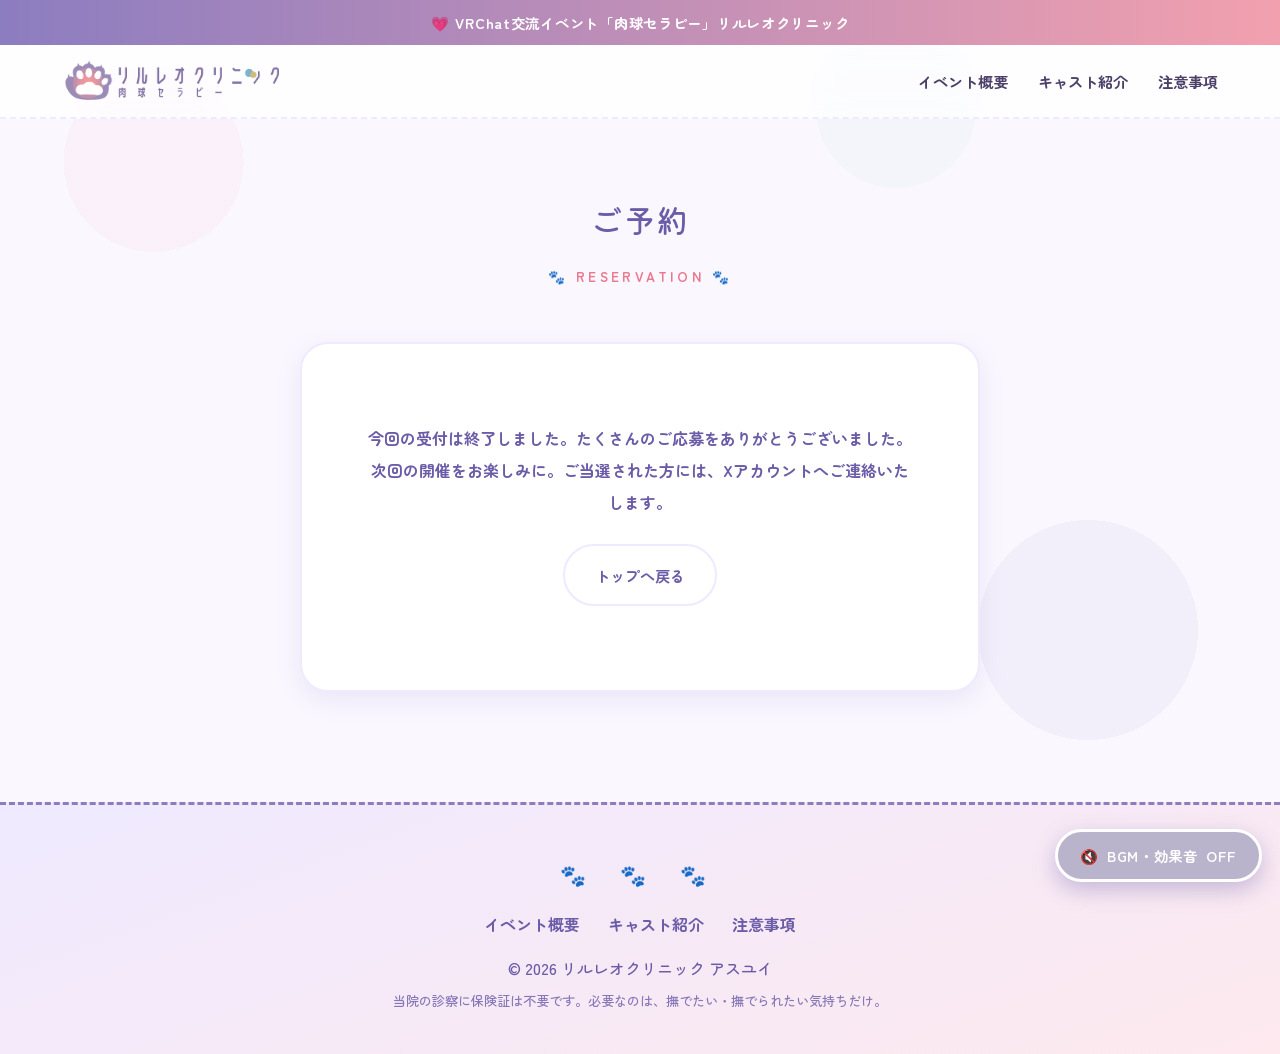
<file: reserve.html>
<!DOCTYPE html>
<html lang="ja">

<head>
    <meta charset="UTF-8">
    <meta name="viewport" content="width=device-width, initial-scale=1.0">
    <title>ご予約 | リルレオクリニック</title>
    <link rel="canonical" href="https://lilleo-clinic.com/reserve.html">

    <!-- リンクプレビュー（OGP / Twitterカード） -->
    <meta name="description" content="リルレオクリニックのご予約（ご応募）ページ。VRChat交流イベント「肉球セラピー」リルレオクリニック。">
    <meta property="og:type" content="website">
    <meta property="og:site_name" content="リルレオクリニック">
    <meta property="og:locale" content="ja_JP">
    <meta property="og:title" content="ご予約 | リルレオクリニック">
    <meta property="og:description" content="リルレオクリニックのご予約（ご応募）ページ。VRChat交流イベント「肉球セラピー」リルレオクリニック。">
    <meta property="og:url" content="https://lilleo-clinic.com/reserve.html">
    <meta property="og:image" content="https://lilleo-clinic.com/images/clinic_logo.png">
    <meta name="twitter:card" content="summary_large_image">
    <meta name="twitter:title" content="ご予約 | リルレオクリニック">
    <meta name="twitter:description" content="リルレオクリニックのご予約（ご応募）ページ。VRChat交流イベント「肉球セラピー」リルレオクリニック。">
    <meta name="twitter:image" content="https://lilleo-clinic.com/images/clinic_logo.png">

    <!-- 応募ページは検索結果に出さない（受付状況で内容が変わるため） -->
    <meta name="robots" content="noindex">

    <link rel="preconnect" href="https://fonts.googleapis.com">
    <link rel="preconnect" href="https://fonts.gstatic.com" crossorigin>
    <link href="https://fonts.googleapis.com/css2?family=Kiwi+Maru:wght@400;500&family=Zen+Maru+Gothic:wght@500;700&display=swap"
        rel="stylesheet">
    <!-- ファビコン（検索結果・ブラウザタブのアイコン） -->
    <link rel="icon" type="image/png" href="/images/favicon.png">
    <link rel="apple-touch-icon" href="/images/favicon.png">

    <link rel="stylesheet" href="style.css">

    <!-- お知らせのデータ（SPA遷移でトップに戻ったときにも使う） -->
    <script src="news.js"></script>
    <!-- 予約フォームの設定（受付日時・送信先） -->
    <script src="reservation-config.js"></script>
</head>

<body>

    <!-- 上部バー -->
    <div class="topbar">
        <span class="beat">💗</span>VRChat交流イベント「肉球セラピー」リルレオクリニック
    </div>

    <!-- ナビ -->
    <nav>
        <div class="nav-inner">
            <a href="index.html" class="logo">
                <img src="images/logo_main.png" alt="肉球セラピー リルレオクリニック">
            </a>
            <div class="nav-links">
                <a href="index.html">イベント概要</a>
                <a href="cast.html">キャスト紹介</a>
                <a href="notice.html">注意事項</a>
            </div>
        </div>
    </nav>

    <!-- 受付 -->
    <main class="reserve-main">
        <h1 class="section-title">ご予約</h1>
        <p class="section-sub">RESERVATION</p>

        <div class="reserve-card">

            <!-- 受付状況の案内（受付前・受付終了・未設定のときに出る） -->
            <div class="reserve-notice" id="js-reserve-notice" hidden></div>

            <!-- 受付フォーム -->
            <form class="reserve-form" id="js-reserve-form" novalidate hidden>

                <p class="reserve-lead" id="js-reserve-lead">
                    ご来院をご希望の方は、以下のご記入をお願いいたします。<br>
                    当選された方には、ご記入いただいたXアカウントへご連絡いたします。
                </p>

                <div class="reserve-field">
                    <label for="rv-name">お名前（VRC表示名）を教えてください<span class="req">必須</span></label>
                    <input type="text" id="rv-name" name="name" maxlength="60" autocomplete="off"
                        placeholder="例）リルレオ" required>
                </div>

                <div class="reserve-field">
                    <span class="field-label">撫でる、撫でられるどちらをご希望ですか？<span class="req">必須</span></span>
                    <div class="reserve-choices">
                        <label><input type="radio" name="style" value="撫でる" required><span>撫でる</span></label>
                        <label><input type="radio" name="style" value="撫でられる"><span>撫でられる</span></label>
                        <label><input type="radio" name="style" value="どちらでも(先生にお任せ)"><span>どちらでも（先生にお任せ）</span></label>
                    </div>
                </div>

                <div class="reserve-field">
                    <span class="field-label">苦手はありますか？（ご希望に応じて配慮いたします）</span>
                    <div class="reserve-choices">
                        <label><input type="radio" name="dislike" value="特になし"><span>特になし</span></label>
                        <label><input type="radio" name="dislike" value="撫でられるのが苦手"><span>撫でられるのが苦手</span></label>
                        <label><input type="radio" name="dislike" value="撫でるのが苦手"><span>撫でるのが苦手</span></label>
                    </div>
                </div>

                <div class="reserve-field">
                    <span class="field-label">ご希望の主な診察方法があれば教えてください</span>
                    <div class="reserve-choices">
                        <label><input type="radio" name="method" value="先生にお任せ"><span>先生にお任せ</span></label>
                        <label><input type="radio" name="method" value="話を聞いてほしい"><span>話を聞いてほしい</span></label>
                        <label><input type="radio" name="method" value="ひたすら撫でてほしい"><span>ひたすら撫でてほしい</span></label>
                        <label><input type="radio" name="method" value="その他" id="rv-method-other"><span>その他</span></label>
                    </div>
                    <input type="text" id="rv-method-other-text" maxlength="100" autocomplete="off"
                        class="reserve-other-input" placeholder="「その他」の場合はこちらにご記入ください" hidden>
                </div>

                <div class="reserve-field">
                    <span class="field-label">プレイ環境はどれですか？（ios、単機不可）<span class="req">必須</span></span>
                    <div class="reserve-choices">
                        <label><input type="radio" name="device" value="デスクトップ" required><span>デスクトップ</span></label>
                        <label><input type="radio" name="device" value="PCVR"><span>PCVR</span></label>
                    </div>
                </div>

                <div class="reserve-field">
                    <span class="field-label">VCでの会話は可能ですか？<span class="req">必須</span></span>
                    <div class="reserve-choices">
                        <label><input type="radio" name="vc" value="可能" required><span>可能</span></label>
                        <label><input type="radio" name="vc" value="不可"><span>不可</span></label>
                    </div>
                </div>

                <div class="reserve-field">
                    <label for="rv-x">ご当選の場合メッセージをお送りしますので、XのアカウントプロフィールURLを貼ってください。（鍵、捨て垢不可）<span class="req">必須</span></label>
                    <input type="text" id="rv-x" name="x_url" maxlength="200" autocomplete="off" autocapitalize="off" spellcheck="false"
                        placeholder="https://x.com/あなたのID" required>
                    <small class="reserve-hint">Xのプロフィールページを開いて、上のアドレスをそのまま貼り付けてください。「@あなたのID」の形でも入力できます。</small>
                </div>

                <!-- 個人情報の取り扱い -->
                <div class="reserve-privacy">
                    <h2>ご記入いただく情報の取り扱いについて</h2>
                    <p class="reserve-privacy-lead">当院からのお約束です。ご確認のうえ、ご記入をお願いいたします。</p>
                    <ul>
                        <li>ご記入内容は、<strong>当イベントの抽選・ご連絡・当日の診察の準備のためだけ</strong>に使用します。</li>
                        <li>保存先は運営が管理する非公開のファイルです。<strong>第三者に提供・公開することはありません</strong>。</li>
                        <li>イベント終了後、必要がなくなった情報は運営にて削除します。</li>
                        <li>「苦手」「診察方法」は<strong>任意</strong>です。書きたくないことは空欄のままで構いません。</li>
                    </ul>
                    <label class="reserve-agree">
                        <input type="checkbox" id="rv-agree" required>
                        <span>上記の目的で記入内容が使用されることに同意します<span class="req">必須</span></span>
                    </label>
                </div>

                <!-- ご来院にあたってのお願い（この場で開けるので、ご記入中の内容は消えません） -->
                <details class="reserve-rules">
                    <summary>ご来院にあたってのお願い（タップで開きます）</summary>
                    <div class="reserve-rules-body">
                        <dl>
                            <dt>🤝 周囲への配慮</dt>
                            <dd>他の患者様やキャストへのご配慮をお願いいたします。皆様が安心して過ごせる空間づくりにご協力ください。</dd>
                            <dt>⏰ 進行へのご協力</dt>
                            <dd>ローテーション形式で診療を行っております。スムーズな進行へのご協力をお願いいたします。</dd>
                            <dt>📸 写真投稿について</dt>
                            <dd>写真投稿は歓迎しております。投稿時はタグ「#リルレオクリニック」のご利用を推奨しております。</dd>
                        </dl>
                        <p class="reserve-rules-more">
                            くわしくは
                            <a href="notice.html" target="_blank" rel="noopener">注意事項のページ<span class="ext-mark" aria-hidden="true">↗</span></a>
                            をご覧ください（別のタブで開きます）。
                        </p>
                    </div>
                </details>

                <p class="reserve-error" id="js-reserve-error" hidden></p>

                <button type="submit" class="btn btn-main reserve-submit" id="js-reserve-submit">🩺 この内容で予約する</button>
                <p class="reserve-foot">送信後、この画面に受付完了のご案内が表示されます。</p>
            </form>

            <!-- 送信完了 -->
            <div class="reserve-done" id="js-reserve-done" hidden>
                <div class="reserve-done-mark">🐾</div>
                <h2>受付が完了しました</h2>
                <p>
                    ご予約ありがとうございます。<br>
                    ご当選された方には、ご記入いただいたXアカウントへご連絡いたします。<br>
                    どうぞ楽しみにお待ちください。
                </p>
                <a href="index.html" class="btn btn-sub">トップへ戻る</a>
            </div>

        </div>
    </main>

    <!-- フッター -->
    <footer>
        <div class="footer-paws" aria-hidden="true"><span class="fp-paw fp-left">🐾</span> <span class="fp-paw fp-center">🐾</span> <span class="fp-paw fp-right">🐾</span></div>
        <div class="footer-links">
            <a href="index.html">イベント概要</a>
            <a href="cast.html">キャスト紹介</a>
            <a href="notice.html">注意事項</a>
        </div>
        <p>© 2026 リルレオクリニック アスユイ</p>
        <small>当院の診察に保険証は不要です。必要なのは、撫でたい・撫でられたい気持ちだけ。</small>
    </footer>

    <!-- JavaScriptファイルの読み込み -->
    <script src="script.js"></script>
</body>

</html>
</file>
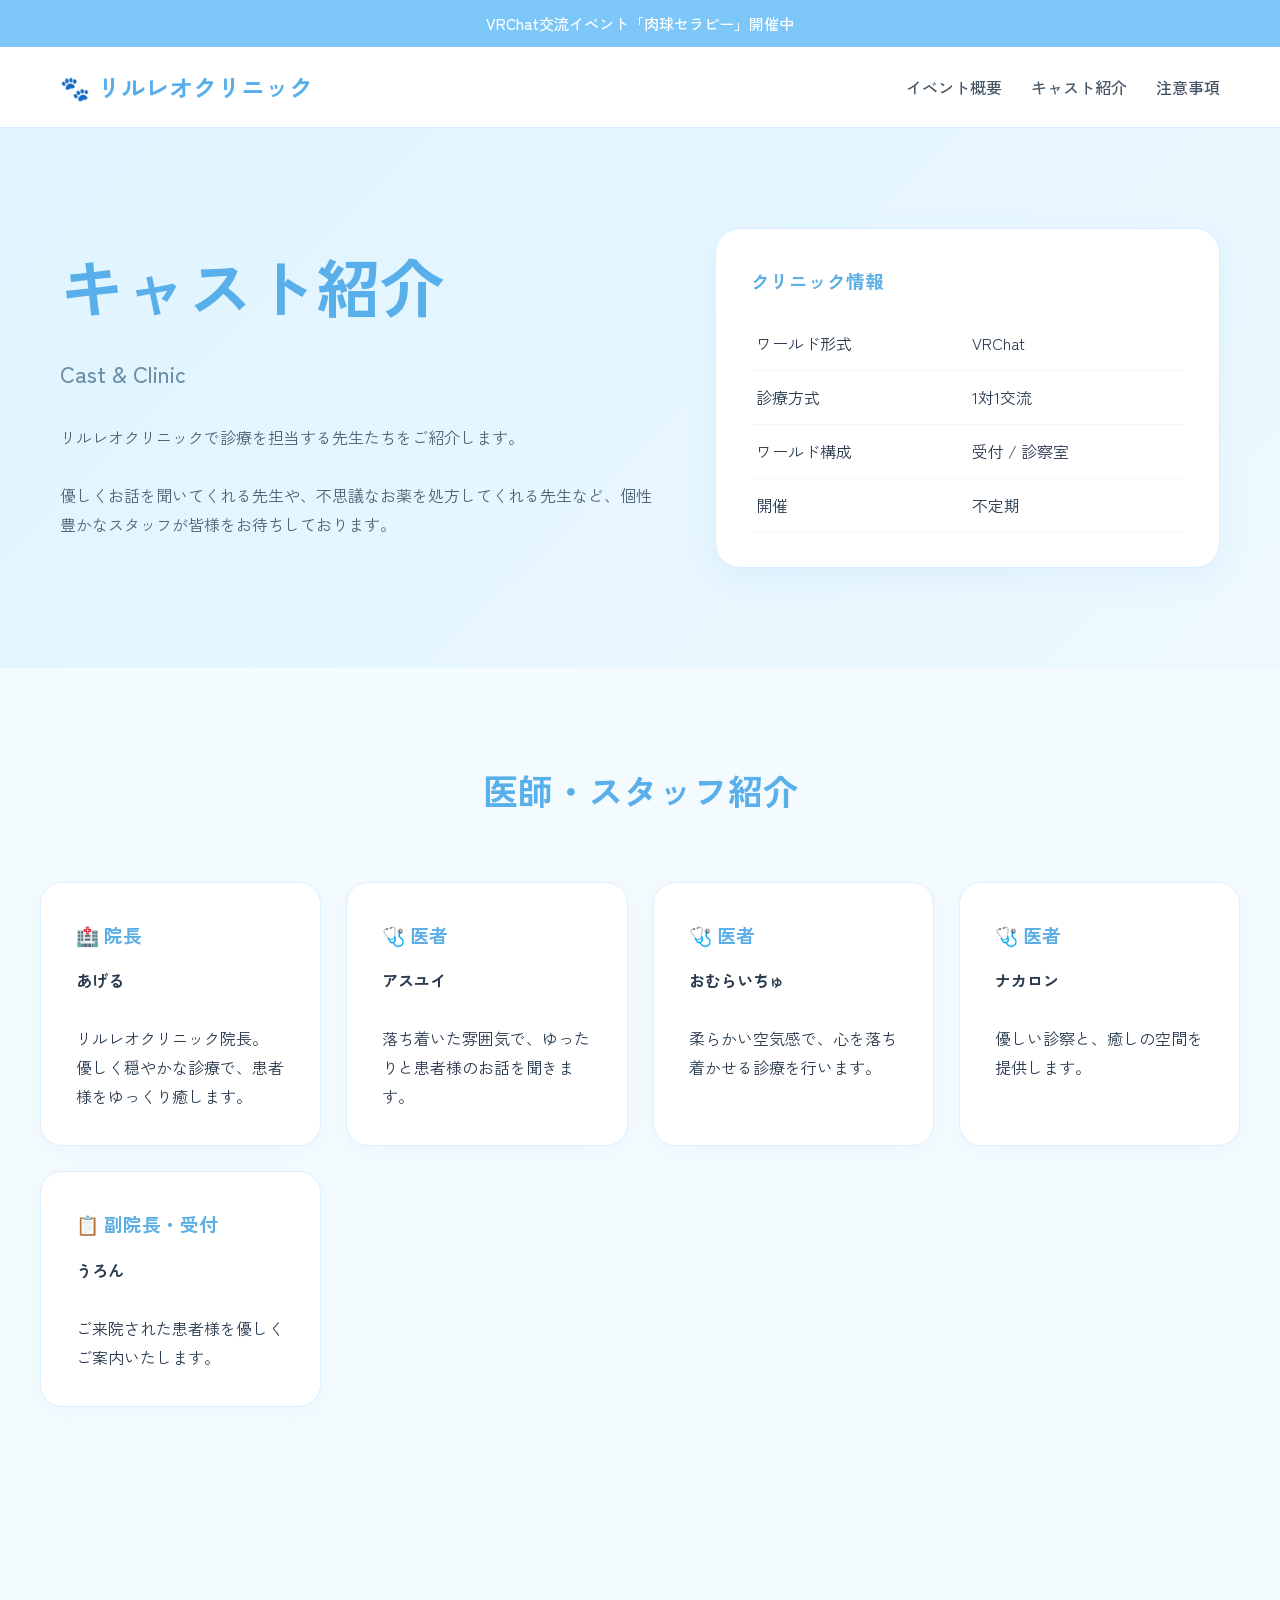
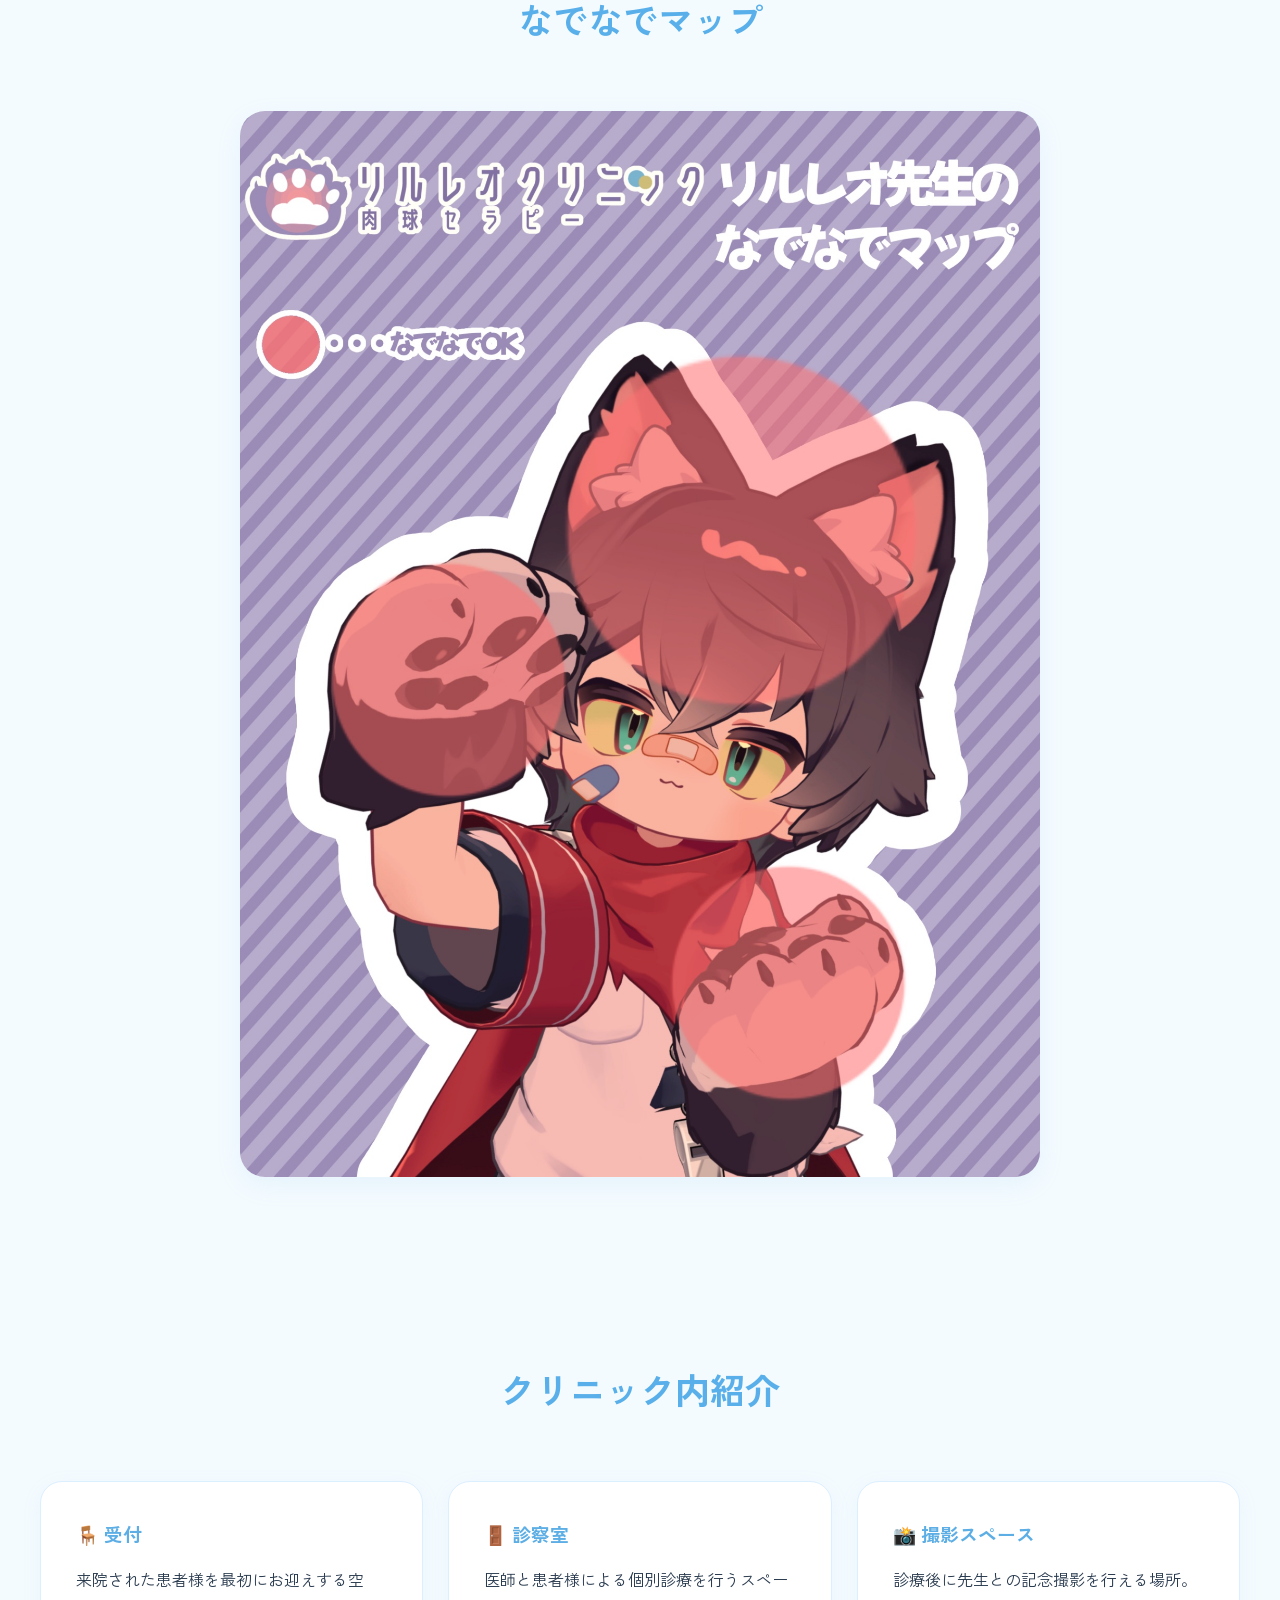
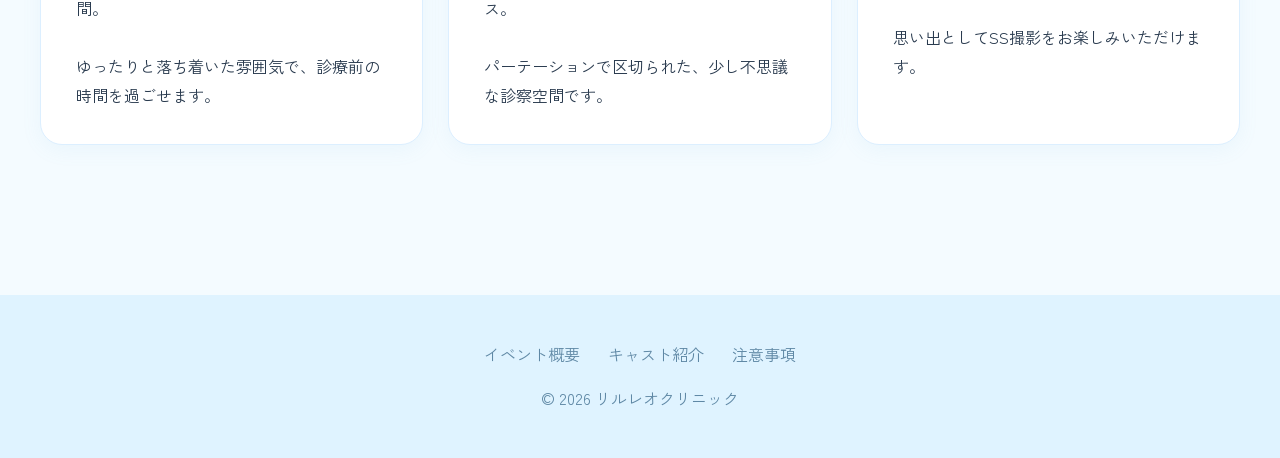
<file: clinic/cast.html>
<!DOCTYPE html>
<html lang="ja">
<head>
    <meta charset="UTF-8">
    <meta name="viewport" content="width=device-width, initial-scale=1.0">
    <title>キャスト紹介 | リルレオクリニック</title>
    <link href="https://fonts.googleapis.com/css2?family=Zen+Kaku+Gothic+New:wght@400;500;700&display=swap" rel="stylesheet">
    <link rel="stylesheet" href="style.css">
</head>
<body>

    <!-- 上部バー -->
    <div class="topbar">
        VRChat交流イベント「肉球セラピー」開催中
    </div>

    <!-- ナビ -->
    <nav>
        <div class="nav-inner">
            <a href="index.html" class="logo">🐾 リルレオクリニック</a>
            <div class="nav-links">
                <a href="index.html">イベント概要</a>
                <a href="cast.html">キャスト紹介</a>
                <a href="notice.html">注意事項</a>
            </div>
        </div>
    </nav>

    <!-- ページタイトル -->
    <header>
        <div class="hero">
            <div class="hero-text">
                <h1>キャスト紹介</h1>
                <h2>Cast & Clinic</h2>
                <p>
                    リルレオクリニックで診療を担当する先生たちをご紹介します。<br><br>
                    優しくお話を聞いてくれる先生や、不思議なお薬を処方してくれる先生など、個性豊かなスタッフが皆様をお待ちしております。
                </p>
            </div>

            <div class="hero-card">
                <h3>クリニック情報</h3>
                <table>
                    <tr>
                        <td>ワールド形式</td>
                        <td>VRChat</td>
                    </tr>
                    <tr>
                        <td>診療方式</td>
                        <td>1対1交流</td>
                    </tr>
                    <tr>
                        <td>ワールド構成</td>
                        <td>受付 / 診察室</td>
                    </tr>
                    <tr>
                        <td>開催</td>
                        <td>不定期</td>
                    </tr>
                </table>
            </div>
        </div>
    </header>

    <!-- キャスト紹介 -->
    <section id="cast">
        <h2 class="section-title">医師・スタッフ紹介</h2>
        <div class="grid">
            <!-- 院長 -->
            <div class="card">
                <h3>🏥 院長</h3>
                <p>
                    <strong>あげる</strong><br><br>
                    リルレオクリニック院長。<br>
                    優しく穏やかな診療で、患者様をゆっくり癒します。
                </p>
            </div>

            <!-- 医者 -->
            <div class="card">
                <h3>🩺 医者</h3>
                <p>
                    <strong>アスユイ</strong><br><br>
                    落ち着いた雰囲気で、ゆったりと患者様のお話を聞きます。
                </p>
            </div>

            <div class="card">
                <h3>🩺 医者</h3>
                <p>
                    <strong>おむらいちゅ</strong><br><br>
                    柔らかい空気感で、心を落ち着かせる診療を行います。
                </p>
            </div>

            <div class="card">
                <h3>🩺 医者</h3>
                <p>
                    <strong>ナカロン</strong><br><br>
                    優しい診察と、癒しの空間を提供します。
                </p>
            </div>

            <!-- 受付 -->
            <div class="card">
                <h3>📋 副院長・受付</h3>
                <p>
                    <strong>うろん</strong><br><br>
                    ご来院された患者様を優しくご案内いたします。
                </p>
            </div>
        </div>
    </section>

    <!-- なでなでマップ -->
    <section id="nade-map">
        <h2 class="section-title">なでなでマップ</h2>
        <div class="nade-image">
            <!-- パスを「images/nadeguide.jpg」に修正しました -->
            <img src="images/nadeguide.jpg" alt="なでなでマップ">
        </div>
    </section>

    <!-- クリニック内紹介 -->
    <section id="clinic-info">
        <h2 class="section-title">クリニック内紹介</h2>
        <div class="grid">
            <div class="card">
                <h3>🪑 受付</h3>
                <p>
                    来院された患者様を最初にお迎えする空間。<br><br>
                    ゆったりと落ち着いた雰囲気で、診療前の時間を過ごせます。
                </p>
            </div>

            <div class="card">
                <h3>🚪 診察室</h3>
                <p>
                    医師と患者様による個別診療を行うスペース。<br><br>
                    パーテーションで区切られた、少し不思議な診察空間です。
                </p>
            </div>

            <div class="card">
                <h3>📸 撮影スペース</h3>
                <p>
                    診療後に先生との記念撮影を行える場所。<br><br>
                    思い出としてSS撮影をお楽しみいただけます。
                </p>
            </div>
        </div>
    </section>

    <!-- フッター -->
    <footer>
        <div class="footer-links">
            <a href="index.html">イベント概要</a>
            <a href="cast.html">キャスト紹介</a>
            <a href="notice.html">注意事項</a>
        </div>
        <p>© 2026 リルレオクリニック</p>
    </footer>

</body>
</html>
</file>
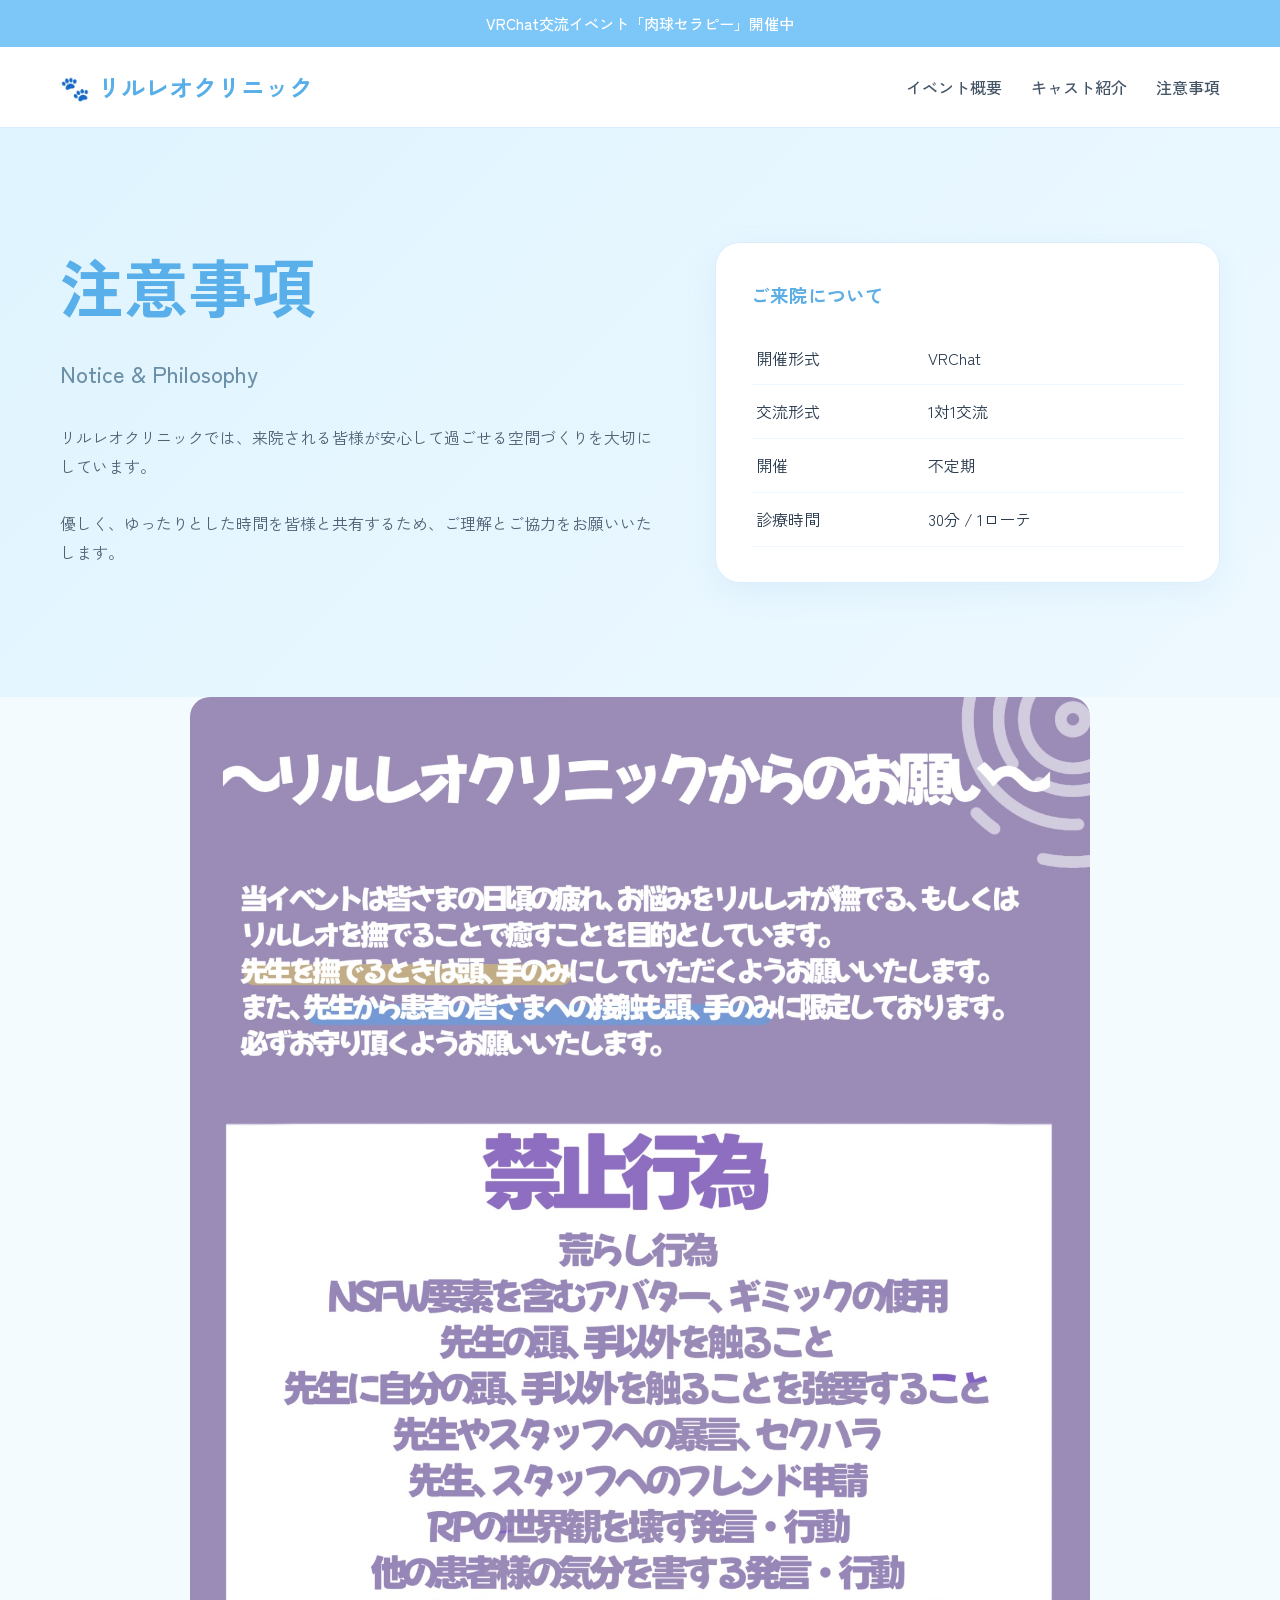
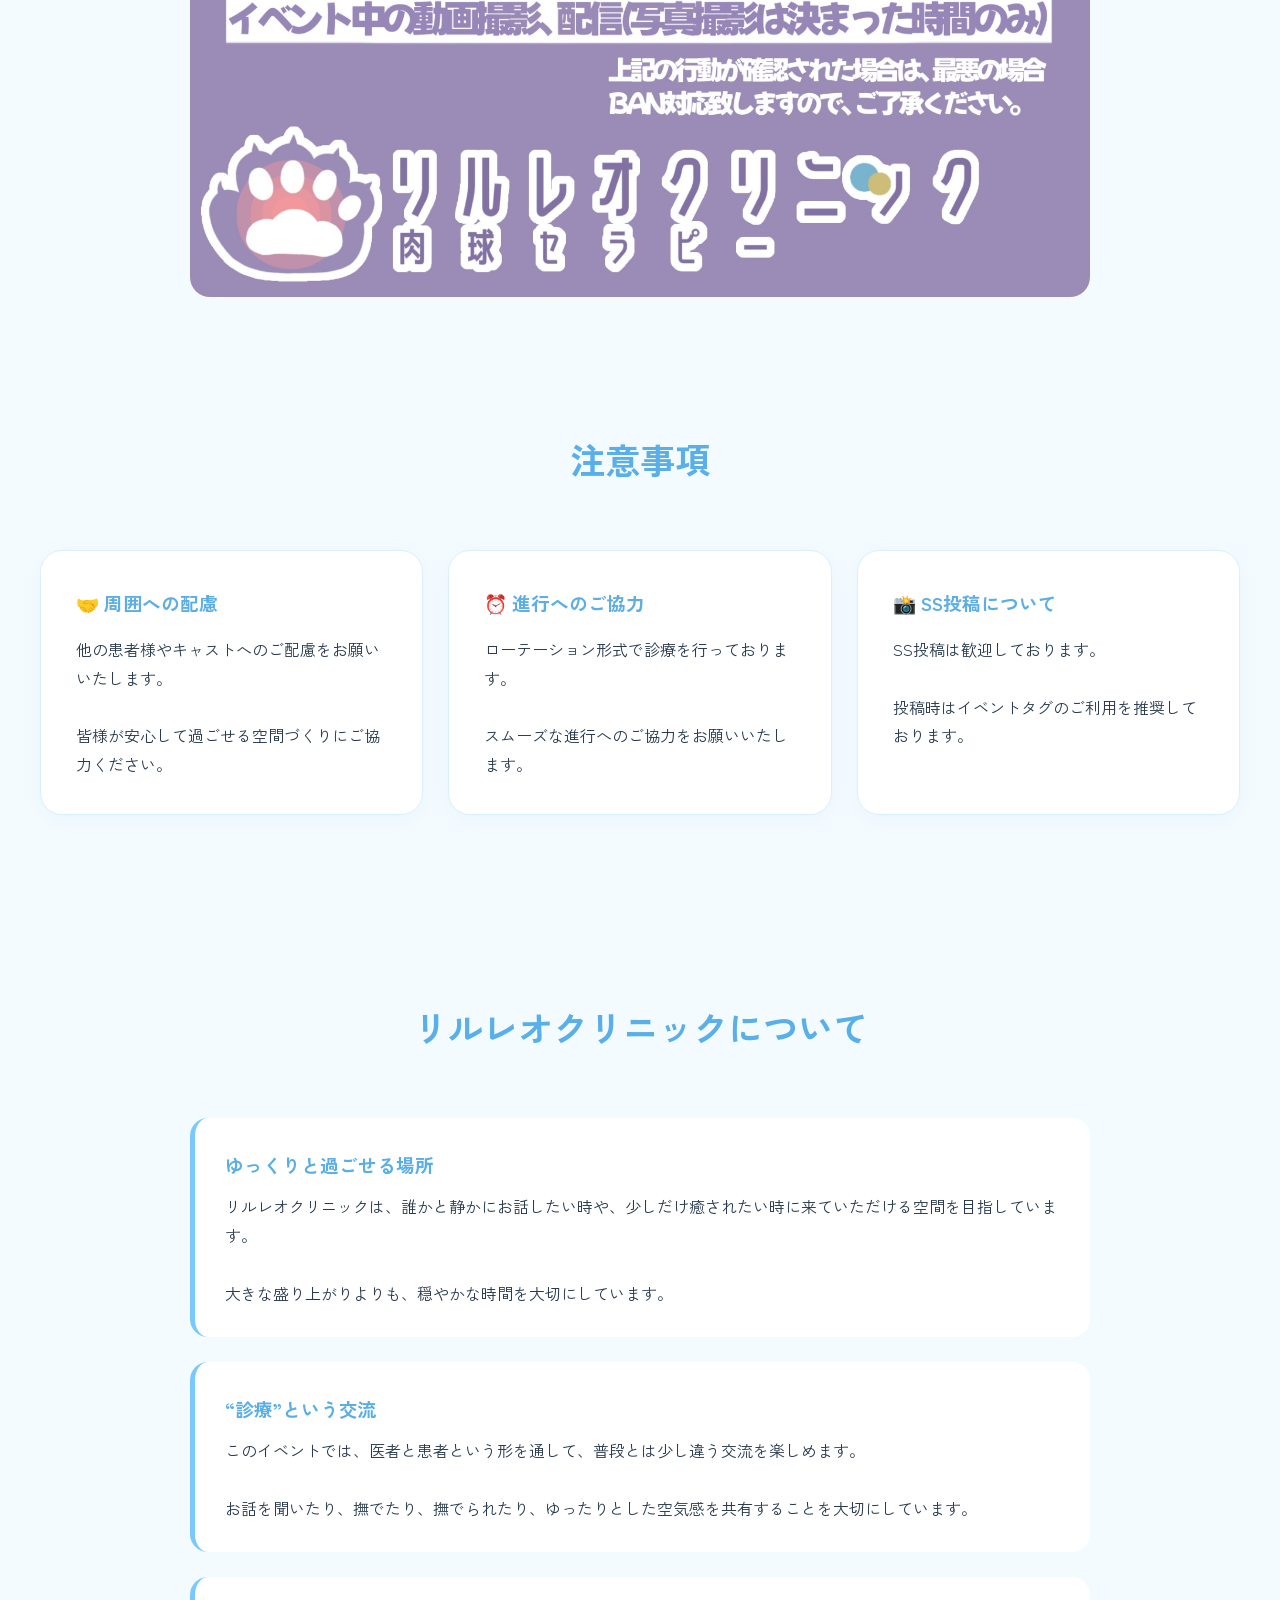
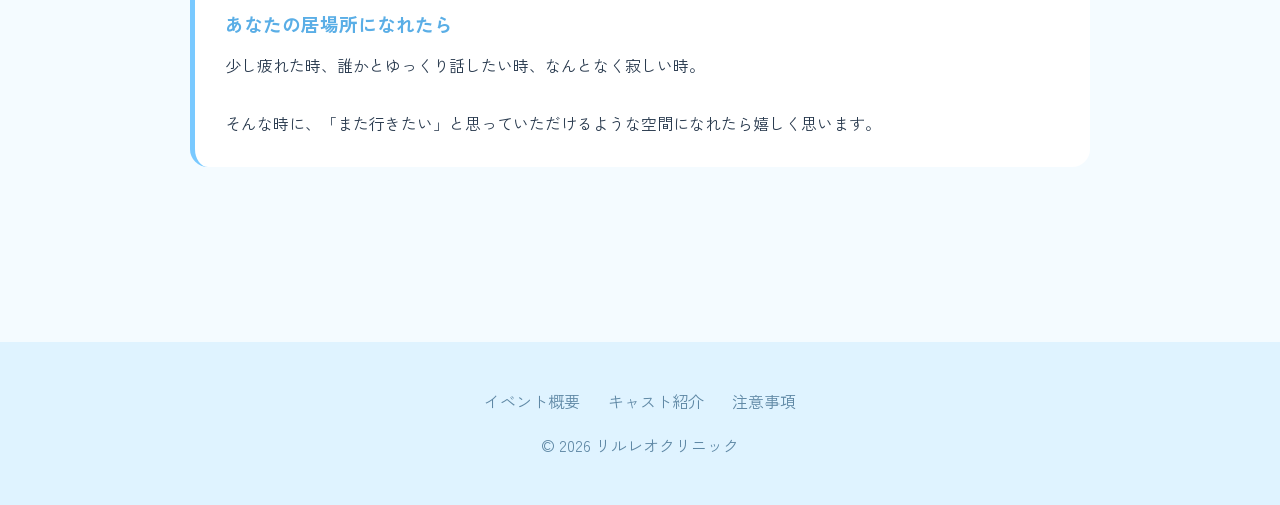
<file: clinic/notice.html>
<!DOCTYPE html>
<html lang="ja">
<head>
    <meta charset="UTF-8">
    <meta name="viewport" content="width=device-width, initial-scale=1.0">
    <title>注意事項 | リルレオクリニック</title>
    <link href="https://fonts.googleapis.com/css2?family=Zen+Kaku+Gothic+New:wght@400;500;700&display=swap" rel="stylesheet">
    <link rel="stylesheet" href="style.css">
</head>
<body>

    <!-- 上部バー -->
    <div class="topbar">
        VRChat交流イベント「肉球セラピー」開催中
    </div>

    <!-- ナビ -->
    <nav>
        <div class="nav-inner">
            <a href="index.html" class="logo">🐾 リルレオクリニック</a>
            <div class="nav-links">
                <a href="index.html">イベント概要</a>
                <a href="cast.html">キャスト紹介</a>
                <a href="notice.html">注意事項</a>
            </div>
        </div>
    </nav>

    <!-- メイン -->
    <header>
        <div class="hero">
            <div class="hero-text">
                <h1>注意事項</h1>
                <h2>Notice & Philosophy</h2>
                <p>
                    リルレオクリニックでは、来院される皆様が安心して過ごせる空間づくりを大切にしています。<br><br>
                    優しく、ゆったりとした時間を皆様と共有するため、ご理解とご協力をお願いいたします。
                </p>
            </div>

            <div class="hero-card">
                <h3>ご来院について</h3>
                <table>
                    <tr>
                        <td>開催形式</td>
                        <td>VRChat</td>
                    </tr>
                    <tr>
                        <td>交流形式</td>
                        <td>1対1交流</td>
                    </tr>
                    <tr>
                        <td>開催</td>
                        <td>不定期</td>
                    </tr>
                    <tr>
                        <td>診療時間</td>
                        <td>30分 / 1ローテ</td>
                    </tr>
                </table>
            </div>
        </div>
    </header>

    <!-- 注意事項イメージ -->
    <div class="notice-image">
        <!-- パスを「images/notice.jpg」に修正しました -->
        <img src="images/notice.jpg" alt="注意事項">
    </div>

    <!-- 注意事項 -->
    <section id="notice">
        <h2 class="section-title">注意事項</h2>
        <div class="grid">
            <div class="card">
                <h3>🤝 周囲への配慮</h3>
                <p>
                    他の患者様やキャストへのご配慮をお願いいたします。<br><br>
                    皆様が安心して過ごせる空間づくりにご協力ください。
                </p>
            </div>

            <div class="card">
                <h3>⏰ 進行へのご協力</h3>
                <p>
                    ローテーション形式で診療を行っております。<br><br>
                    スムーズな進行へのご協力をお願いいたします。
                </p>
            </div>

            <div class="card">
                <h3>📸 SS投稿について</h3>
                <p>
                    SS投稿は歓迎しております。<br><br>
                    投稿時はイベントタグのご利用を推奨しております。
                </p>
            </div>
        </div>
    </section>

    <!-- リルレオについて -->
    <section id="philosophy">
        <h2 class="section-title">リルレオクリニックについて</h2>
        <div class="timeline">
            <div class="timeline-item">
                <h3>ゆっくりと過ごせる場所</h3>
                <p>
                    リルレオクリニックは、誰かと静かにお話したい時や、少しだけ癒されたい時に来ていただける空間を目指しています。<br><br>
                    大きな盛り上がりよりも、穏やかな時間を大切にしています。
                </p>
            </div>

            <div class="timeline-item">
                <h3>“診療”という交流</h3>
                <p>
                    このイベントでは、医者と患者という形を通して、普段とは少し違う交流を楽しめます。<br><br>
                    お話を聞いたり、撫でたり、撫でられたり、ゆったりとした空気感を共有することを大切にしています。
                </p>
            </div>

            <div class="timeline-item">
                <h3>あなたの居場所になれたら</h3>
                <p>
                    少し疲れた時、誰かとゆっくり話したい時、なんとなく寂しい時。<br><br>
                    そんな時に、「また行きたい」と思っていただけるような空間になれたら嬉しく思います。
                </p>
            </div>
        </div>
    </section>

    <!-- フッター -->
    <footer>
        <div class="footer-links">
            <a href="index.html">イベント概要</a>
            <a href="cast.html">キャスト紹介</a>
            <a href="notice.html">注意事項</a>
        </div>
        <p>© 2026 リルレオクリニック</p>
    </footer>

</body>
</html>
</file>
<file: style.css>
/* ==========================================================
   リルレオクリニック 公式サイト  style.css
   「真面目なクリニック × 圧倒的リルレオ」リニューアル版
   ========================================================== */

/* ---------- デザイントークン ---------- */
:root {
    /* ブランドカラー（ロゴ・メインビジュアル由来） */
    --lav: #8c7dc0;          /* ロゴのラベンダー */
    --lav-deep: #6b5ca8;
    --lav-pale: #efeaff;
    --ink: #4b4168;          /* 本文のこい紫グレー */
    --pink: #f2a0ae;         /* 肉球ピンク */
    --pink-deep: #e9798f;
    --pink-pale: #fde9ee;
    --mint: #9fe0c6;
    --mint-pale: #e7faf2;
    --sky: #a6d9f7;
    --sky-pale: #eaf6ff;
    --cream: #fff8ef;
    --paper: #ffffff;
    --bg: #faf7ff;

    /* 角丸・影 */
    --r-lg: 28px;
    --r-md: 18px;
    --shadow-soft: 0 8px 24px rgba(140, 125, 192, .14);
    --shadow-hover: 0 14px 34px rgba(140, 125, 192, .22);

    /* ぽよん用イージング */
    --poyon: cubic-bezier(.34, 1.56, .64, 1);
}

/* ---------- ベース ---------- */
* {
    margin: 0;
    padding: 0;
    box-sizing: border-box;
}

html { scroll-behavior: smooth; }

body {
    font-family: 'Zen Maru Gothic', 'Zen Kaku Gothic New', sans-serif;
    background: var(--bg);
    color: var(--ink);
    font-weight: 500;
    line-height: 1.9;
    overflow-x: hidden;
    /* うっすら肉球の足あと模様 */
    background-image:
        radial-gradient(circle at 12% 18%, rgba(242, 160, 174, .07) 0 90px, transparent 90px),
        radial-gradient(circle at 85% 70%, rgba(140, 125, 192, .07) 0 110px, transparent 110px),
        radial-gradient(circle at 70% 12%, rgba(159, 224, 198, .08) 0 80px, transparent 80px);
    background-attachment: fixed;
}

h1, h2, h3, .logo-font {
    font-family: 'Kiwi Maru', 'Zen Maru Gothic', serif;
    font-weight: 500;
    letter-spacing: .03em;
}

img { max-width: 100%; }

/* ---------- 上部バー（ナースコール風） ---------- */
.topbar {
    background: linear-gradient(90deg, var(--lav), var(--pink));
    color: #fff;
    text-align: center;
    padding: 9px 14px;
    font-size: .9rem;
    font-weight: 700;
    letter-spacing: .05em;
}

.topbar .beat {
    display: inline-block;
    margin-right: 6px;
    animation: heartbeat 1.6s ease-in-out infinite;
}

@keyframes heartbeat {
    0%, 100% { transform: scale(1); }
    12% { transform: scale(1.25); }
    24% { transform: scale(1); }
    36% { transform: scale(1.18); }
    48% { transform: scale(1); }
}

/* ---------- ナビゲーション ---------- */
nav {
    background: rgba(255, 255, 255, .72);
    backdrop-filter: blur(12px);
    position: sticky;
    top: 0;
    z-index: 1000;
    border-bottom: 2px dashed var(--lav-pale);
}

.nav-inner {
    max-width: 1200px;
    margin: auto;
    display: flex;
    justify-content: space-between;
    align-items: center;
    padding: 14px 20px;
}

.logo { display: flex; align-items: center; text-decoration: none; }

.logo img {
    height: 44px;
    width: auto;
    display: block;
    transition: transform .4s var(--poyon);
}

.logo:hover img { transform: scale(1.05); }

.nav-links { display: flex; align-items: center; }

.nav-links a {
    position: relative;
    text-decoration: none;
    color: var(--ink);
    margin-left: 26px;
    font-weight: 700;
    font-size: .95rem;
    padding: 4px 2px;
    transition: color .3s;
}

/* ホバーで足あとがちょこんと出る */
.nav-links a::after {
    content: '🐾';
    position: absolute;
    left: 50%;
    bottom: -14px;
    transform: translateX(-50%) scale(0);
    font-size: .8rem;
    transition: transform .35s var(--poyon);
}

.nav-links a:hover { color: var(--pink-deep); }
.nav-links a:hover::after { transform: translateX(-50%) scale(1); }

/* ---------- ヒーロー ---------- */
header {
    /* 半透明にして、うしろの「ふわふわ肉球」が少し透けて見えるように */
    background:
        radial-gradient(circle at 80% 20%, rgba(242, 160, 174, .14), transparent 45%),
        radial-gradient(circle at 15% 85%, rgba(166, 217, 247, .18), transparent 50%),
        linear-gradient(150deg, rgba(243, 237, 255, .68), rgba(253, 240, 244, .68) 55%, rgba(238, 249, 255, .68));
    position: relative;
    overflow: hidden;
}

.hero {
    max-width: 1120px;
    margin: auto;
    display: grid;
    grid-template-columns: 1.15fr 1fr;
    gap: 56px;
    align-items: center;
    padding: 96px 20px 110px;
    position: relative;
    z-index: 1;
}

.hero-text h1 { font-size: 2.1rem; color: var(--lav-deep); margin-bottom: 6px; }
.hero-text h2 { font-size: 1rem; color: var(--pink-deep); letter-spacing: .25em; margin-bottom: 26px; }
.hero-text p { margin-bottom: 10px; }

.hero-logo-heading { margin-bottom: 26px; }
.hero-logo-heading img { max-width: 430px; width: 100%; height: auto; display: block; }

/* メインビジュアル（斜め掲示のポスター） */
.hero-visual {
    position: relative;
    border-radius: var(--r-lg);
    overflow: hidden;
    box-shadow: var(--shadow-soft);
    border: 6px solid #fff;
    transform: rotate(1.5deg);
}

.hero-visual img { display: block; width: 100%; height: auto; }

@keyframes nadenade {
    0%, 100% { transform: rotate(-1.2deg) scale(1.025); }
    50% { transform: rotate(1.2deg) scale(1.03); }
}

.status {
    display: inline-block;
    background: var(--mint-pale);
    color: #2f7a4c;
    padding: 9px 22px;
    border-radius: 999px;
    font-weight: 700;
    margin: 14px 0 26px;
    border: 2px dashed var(--mint);
}

.status::before {
    content: '●';
    color: #4cc98a;
    margin-right: 8px;
    animation: blink 2s ease-in-out infinite;
}

@keyframes blink { 50% { opacity: .25; } }

/* 受付状況に応じた色分け（JSが自動で付け替えます）
   status-open = 受付中（緑） / status-soon = 開始待ち（ピンク） / status-waiting = 準備中（ラベンダー） */
.status.status-soon {
    background: var(--pink-pale);
    color: var(--pink-deep);
    border-color: var(--pink);
}
.status.status-soon::before { color: var(--pink-deep); }

.status.status-waiting {
    background: var(--lav-pale);
    color: var(--lav-deep);
    border-color: var(--lav);
}
.status.status-waiting::before { color: var(--lav); animation: none; }

/* ボタン */
.buttons { display: flex; flex-wrap: wrap; gap: 14px; }

.btn {
    display: inline-block;
    text-decoration: none;
    padding: 14px 30px;
    border-radius: 999px;
    font-weight: 700;
    transition: transform .35s var(--poyon), box-shadow .3s, background .3s;
    border: none;
    cursor: pointer;
    font-family: inherit;
    font-size: .95rem;
}

.btn:hover { transform: translateY(-4px) scale(1.04); box-shadow: var(--shadow-hover); }
.btn:active { transform: translateY(0) scale(.96); }

.btn-main {
    background: linear-gradient(135deg, var(--pink), var(--pink-deep));
    color: #fff;
    box-shadow: 0 6px 18px rgba(233, 121, 143, .35);
}

.btn-vrc { background: #06aac5; color: #fff; }
.btn-vrc:hover { background: #08bcd9; }

.btn-sub {
    background: #fff;
    border: 2px solid var(--lav-pale);
    color: var(--lav-deep);
}

/* ヒーローカード（診療案内ボード） */
.hero-card {
    background: var(--paper);
    border-radius: var(--r-lg);
    padding: 30px 32px;
    border: 2px solid var(--lav-pale);
    box-shadow: var(--shadow-soft);
    position: relative;
}

/* カード上部のクリップ風飾り */
.hero-card::before {
    content: '';
    position: absolute;
    top: -14px;
    left: 50%;
    transform: translateX(-50%);
    width: 84px;
    height: 26px;
    background: linear-gradient(135deg, var(--lav), var(--lav-deep));
    border-radius: 8px;
    box-shadow: 0 3px 6px rgba(0, 0, 0, .12);
}

.hero-card h3 {
    margin-bottom: 16px;
    color: var(--lav-deep);
    text-align: center;
    font-size: 1.15rem;
}

.hero-card table { width: 100%; border-collapse: collapse; font-size: .95rem; }

.hero-card td {
    padding: 11px 6px;
    border-bottom: 2px dotted var(--lav-pale);
}

.hero-card tr:last-child td { border-bottom: none; }
.hero-card td:first-child { color: var(--lav-deep); font-weight: 700; white-space: nowrap; }

/* ---------- 心電図ディバイダー ---------- */
.ecg-divider {
    display: block;
    width: min(680px, 90%);
    margin: -34px auto 0;
    position: relative;
    z-index: 2;
}

.ecg-divider .ecg-line-svg { display: block; width: 100%; height: 56px; overflow: visible; }

/* 常時うっすら残るトレース（モニターの残像のような下地） */
.ecg-divider .ecg-base {
    fill: none;
    stroke: var(--pink);
    stroke-width: 2.5;
    stroke-linecap: round;
    stroke-linejoin: round;
    opacity: .22;
}

/* その上を、明るい光が左→右へ走る。走り終えると消えて、また最初から流れる
   （pathLength=100 で線の長さを正規化し、画面幅によらず一定の見え方にする） */
.ecg-divider .ecg-sweep {
    fill: none;
    stroke: var(--pink-deep);
    stroke-width: 3;
    stroke-linecap: round;
    stroke-linejoin: round;
    stroke-dasharray: 22 100;
    stroke-dashoffset: 0;
    animation: ecg-sweep 3s linear infinite;
}

/* 中央の肉球：縦横比を保ったまま線の中央に重ねる */
.ecg-paw {
    position: absolute;
    left: 50%;
    bottom: 6px;
    transform: translateX(-50%);
    width: 40px;
    height: 40px;
    pointer-events: none;
}
.ecg-paw svg { display: block; width: 100%; height: 100%; overflow: visible; }

/* 肉球も心電図と同じペンで描いた線画にして、トレースになじませる。
   走査の光が中央を通る瞬間に、ぽんっと脈打って明るくなる */
.ecg-pad,
.ecg-paw .ecg-toe {
    fill: var(--pink-pale);
    stroke: var(--pink);
    stroke-width: 2;
    stroke-linejoin: round;
    opacity: .3;
    transform-origin: center;
    transform-box: fill-box;
    animation: ecg-beat 3s ease-in-out infinite;
}

.ecg-paw .ecg-toe:nth-of-type(1) { animation-delay: .95s; }
.ecg-paw .ecg-toe:nth-of-type(2) { animation-delay: 1.02s; }
.ecg-paw .ecg-toe:nth-of-type(3) { animation-delay: 1.09s; }
.ecg-paw .ecg-toe:nth-of-type(4) { animation-delay: 1.16s; }
.ecg-pad { animation-delay: 1.05s; }

/* 光が線の上を一本の帯になって流れる → 端まで行くと消えて、また先頭から */
@keyframes ecg-sweep {
    from { stroke-dashoffset: 22; }
    to   { stroke-dashoffset: -100; }
}

/* 普段はうっすら、光が通る瞬間だけ明るく＆少し弾む */
@keyframes ecg-beat {
    0%, 100% { opacity: .3; transform: scale(1); }
    7%       { opacity: 1;  transform: scale(1.16); }
    22%      { opacity: .5; transform: scale(1); }
}

/* ---------- 共通セクション ---------- */
section { padding: 88px 20px; }

.section-title {
    text-align: center;
    font-size: 2rem;
    margin-bottom: 14px;
    color: var(--lav-deep);
}

.section-sub {
    text-align: center;
    color: var(--pink-deep);
    font-size: .85rem;
    letter-spacing: .25em;
    font-weight: 700;
    margin-bottom: 52px;
}

.section-sub::before, .section-sub::after { content: ' 🐾 '; }

/* ---------- グリッド・カード ---------- */
.grid {
    max-width: 1160px;
    margin: auto;
    display: grid;
    grid-template-columns: repeat(auto-fit, minmax(270px, 1fr));
    gap: 26px;
}

.card {
    background: var(--paper);
    border-radius: var(--r-lg);
    padding: 32px 30px;
    border: 2px solid var(--lav-pale);
    border-top: 6px solid var(--lav);
    box-shadow: var(--shadow-soft);
    transition: transform .4s var(--poyon), box-shadow .35s;
    position: relative;
    overflow: hidden;
}

/* カードごとにパステル色を順番に */
.grid > .card:nth-child(3n+2), .grid > .card-link:nth-child(3n+2) .card { border-top-color: var(--pink); }
.grid > .card:nth-child(3n),   .grid > .card-link:nth-child(3n) .card   { border-top-color: var(--mint); }

.card:hover { transform: translateY(-7px) rotate(-.6deg); box-shadow: var(--shadow-hover); }

.card h3 { color: var(--lav-deep); font-size: 1.12rem; margin-bottom: 10px; }
.card strong { color: var(--ink); font-size: 1.3rem; }
.card p { color: #6f6788; font-size: .95rem; line-height: 1.8; }

.card-link {
    text-decoration: none;
    color: inherit;
    display: block;
}

.card-link .card { height: 100%; }
.card-link:hover .card { transform: translateY(-7px) rotate(.6deg); box-shadow: var(--shadow-hover); }

/* 戻ってきたカードの一時的なハイライト（自動でフェードアウト） */
.card-link.return-highlight .card {
    animation: return-highlight-fade 1.5s ease-out forwards;
}
@keyframes return-highlight-fade {
    0%   { box-shadow: 0 0 0 4px var(--pink), var(--shadow-hover); border-color: var(--lav); background: var(--pink-pale); }
    100% { box-shadow: var(--shadow-soft); border-color: var(--lav-pale); background: var(--paper); }
}

/* キャストカードの写真 */
.cast-photo {
    margin: -32px -30px 18px;
    overflow: hidden;
    border-bottom: 2px dashed var(--lav-pale);
    position: relative;
    aspect-ratio: 4 / 3;
    background: var(--lav-pale);
}

.cast-photo img {
    width: 100%;
    height: 100%;
    object-fit: cover;
    object-position: top center;
    display: block;
    transition: transform .6s var(--poyon);
}

.card-link:hover .cast-photo img { transform: scale(1.07) rotate(1deg); }

.cast-role {
    display: inline-block;
    background: var(--lav-pale);
    color: var(--lav-deep);
    font-size: .78rem;
    font-weight: 700;
    padding: 3px 14px;
    border-radius: 999px;
    margin-bottom: 8px;
}

.cast-more {
    display: inline-block;
    margin-top: 12px;
    color: var(--pink-deep);
    font-weight: 700;
    font-size: .85rem;
}

/* ---------- タイムライン（診療の流れ） ---------- */
.timeline { max-width: 880px; margin: auto; counter-reset: step; }

.timeline-item {
    background: var(--paper);
    border: 2px solid var(--lav-pale);
    padding: 28px 30px 28px 86px;
    margin-bottom: 24px;
    border-radius: var(--r-md);
    box-shadow: var(--shadow-soft);
    position: relative;
    transition: transform .35s var(--poyon);
}

.timeline-item:hover { transform: translateX(8px); }

/* 番号を肉球バッジに */
.timeline-item::before {
    counter-increment: step;
    content: counter(step);
    position: absolute;
    left: 22px;
    top: 26px;
    width: 44px;
    height: 44px;
    border-radius: 50% 50% 48% 52% / 55% 55% 45% 45%;
    background: linear-gradient(135deg, var(--pink), var(--pink-deep));
    color: #fff;
    display: flex;
    align-items: center;
    justify-content: center;
    font-family: 'Kiwi Maru', serif;
    font-size: 1.2rem;
    box-shadow: 0 4px 10px rgba(233, 121, 143, .35);
}

/* 肉球の指あと（4つ） */
.timeline-item::after {
    content: '';
    position: absolute;
    left: 26px;
    top: 18px;
    width: 7px;
    height: 7px;
    border-radius: 50%;
    background: var(--pink);
    box-shadow: 9px -5px 0 var(--pink), 19px -5px 0 var(--pink), 29px 0 0 var(--pink);
    opacity: .85;
}

.timeline-item h3 { color: var(--lav-deep); margin-bottom: 6px; }

/* ---------- お知らせ（NEWS）：院内の掲示板イメージ ---------- */
.news-board {
    max-width: 880px;
    margin: auto;
    background: var(--paper);
    border: 2px solid var(--lav-pale);
    border-radius: var(--r-lg);
    box-shadow: var(--shadow-soft);
    padding: 10px 30px 22px;
}

.news-list { list-style: none; margin: 0; padding: 0; }

.news-item {
    padding: 20px 4px;
    border-bottom: 2px dotted var(--lav-pale);
}
.news-item:last-child { border-bottom: none; }
.news-item.is-hidden { display: none; }

.news-head {
    display: flex;
    align-items: center;
    flex-wrap: wrap;
    gap: 10px;
    margin-bottom: 6px;
}

.news-date {
    font-family: 'Kiwi Maru', serif;
    color: var(--lav-deep);
    font-size: .92rem;
    letter-spacing: .04em;
}

.news-tag {
    font-size: .75rem;
    font-weight: 700;
    padding: 3px 12px;
    border-radius: 999px;
    line-height: 1.6;
    white-space: nowrap;
}
.news-tag-info      { background: var(--lav-pale);  color: var(--lav-deep); }
.news-tag-event     { background: var(--pink-pale); color: var(--pink-deep); }
.news-tag-recruit   { background: var(--mint-pale); color: #2f7a4c; }
.news-tag-important { background: var(--pink-deep); color: #fff; }

.news-new {
    font-size: .7rem;
    font-weight: 700;
    letter-spacing: .08em;
    color: #fff;
    background: linear-gradient(135deg, var(--pink), var(--pink-deep));
    padding: 2px 9px;
    border-radius: 999px;
    animation: heartbeat 1.8s ease-in-out infinite;
}

/* タイトルは本文とはっきり差をつける（色・大きさ・肉球の見出し印） */
.news-title {
    position: relative;
    font-size: 1.22rem;
    font-weight: 700;
    line-height: 1.6;
    color: var(--lav-deep);
    padding-left: 26px;
    margin-bottom: 10px;
}
.news-title::before {
    content: '🐾';
    position: absolute;
    left: 0;
    top: .12em;
    font-size: .82rem;
}

.news-body {
    font-size: .93rem;
    line-height: 1.95;
    margin: 0;
    padding-left: 26px;      /* タイトルと頭をそろえる */
    color: var(--ink);
    opacity: .88;            /* 本文は少し控えめにして、見出しを引き立てる */
}

.news-link {
    display: inline-block;
    margin-top: 10px;
    margin-left: 26px;
    font-size: .9rem;
    font-weight: 700;
    color: var(--pink-deep);
    text-decoration: none;
}
.news-link:hover { text-decoration: underline; }

.news-empty { padding: 26px 4px; text-align: center; color: var(--lav-deep); }

.news-more {
    display: block;
    margin: 18px auto 4px;
    padding: 10px 28px;
    border: 2px solid var(--lav-pale);
    border-radius: 999px;
    background: #fff;
    color: var(--lav-deep);
    font-family: inherit;
    font-weight: 700;
    font-size: .9rem;
    cursor: pointer;
    transition: transform .35s var(--poyon), box-shadow .3s, background .3s;
}
/* hidden 属性が付いているときは確実に隠す
   （上の display:block が [hidden] の既定スタイルより強いため、明示的に打ち消す） */
.news-more[hidden] { display: none; }

.news-more:hover {
    transform: translateY(-2px);
    box-shadow: var(--shadow-soft);
    background: var(--lav-pale);
}

@media (max-width: 768px) {
    .news-board { padding: 6px 18px 18px; }
    .news-title { font-size: 1.1rem; padding-left: 24px; }
    .news-body { padding-left: 24px; }
}

/* ---------- ご予約フォーム（reserve.html） ---------- */
.reserve-main { padding: 70px 20px 40px; }

/* 内容が短くてもフッターが浮かないように */
body:has(.reserve-main) { display: flex; flex-direction: column; min-height: 100vh; }
body:has(.reserve-main) .reserve-main { flex: 1 0 auto; }

.reserve-card {
    max-width: 680px;
    margin: 30px auto 0;
    background: var(--paper);
    border: 2px solid var(--lav-pale);
    border-radius: var(--r-lg);
    box-shadow: var(--shadow-soft);
    padding: 34px 34px 40px;
}

.reserve-lead { margin-bottom: 26px; }
.reserve-event { color: var(--pink-deep); font-size: 1.1rem; }

.reserve-deadline {
    background: var(--pink-pale);
    color: var(--pink-deep);
    font-weight: 700;
    font-size: .9rem;
    text-align: center;
    padding: 10px 16px;
    border-radius: 14px;
    margin-bottom: 24px;
}

/* 受付前・受付終了などの案内 */
.reserve-notice {
    text-align: center;
    padding: 44px 20px;
    color: var(--lav-deep);
    font-weight: 700;
    line-height: 2;
}
.reserve-notice-text { margin: 0 auto; max-width: 34em; }
.reserve-notice-back { display: inline-block; margin-top: 26px; }

.reserve-field { margin-bottom: 26px; }

.reserve-field label,
.reserve-field .field-label {
    display: block;
    font-weight: 700;
    color: var(--lav-deep);
    font-size: .95rem;
    margin-bottom: 10px;
    line-height: 1.7;
}

.reserve-card .req {
    display: inline-block;
    background: var(--pink-deep);
    color: #fff;
    font-size: .68rem;
    padding: 2px 8px;
    border-radius: 999px;
    margin-left: 8px;
    vertical-align: middle;
}

.reserve-field input[type="text"],
.reserve-field input[type="url"],
.reserve-field textarea {
    width: 100%;
    font-family: inherit;
    font-size: 1rem;
    color: var(--ink);
    background: var(--bg);
    border: 2px solid var(--lav-pale);
    border-radius: 14px;
    padding: 13px 16px;
    transition: border-color .3s, box-shadow .3s;
}
.reserve-field textarea { resize: vertical; line-height: 1.8; }

.reserve-field input:focus,
.reserve-field textarea:focus {
    outline: none;
    border-color: var(--pink);
    box-shadow: 0 0 0 4px var(--pink-pale);
}

.reserve-hint { display: block; margin-top: 8px; font-size: .8rem; color: var(--lav-deep); opacity: .85; }

/* 「その他」を選んだときだけ出る自由記述欄 */
.reserve-other-input { margin-top: 10px; }
.reserve-other-input[hidden] { display: none; }

/* 選択肢（ラジオ） */
.reserve-choices { display: flex; flex-wrap: wrap; gap: 10px; }

.reserve-choices label {
    display: inline-flex;
    align-items: center;
    gap: 8px;
    margin: 0;
    padding: 11px 20px;
    border: 2px solid var(--lav-pale);
    border-radius: 999px;
    background: #fff;
    font-weight: 700;
    font-size: .92rem;
    color: var(--ink);
    cursor: pointer;
    transition: .25s;
}
.reserve-choices label:hover { border-color: var(--pink); }
.reserve-choices input { accent-color: var(--pink-deep); cursor: pointer; }
.reserve-choices label:has(input:checked) {
    background: var(--pink-pale);
    border-color: var(--pink);
    color: var(--pink-deep);
}

/* 個人情報の取り扱い */
.reserve-privacy {
    background: var(--lav-pale);
    border-radius: var(--r-md);
    padding: 22px 24px;
    margin: 30px 0 24px;
}
.reserve-privacy h2 { font-size: .98rem; color: var(--lav-deep); margin-bottom: 6px; }
.reserve-privacy-lead { font-size: .84rem; margin-bottom: 12px; opacity: .9; }
.reserve-privacy ul { margin: 0 0 16px; padding-left: 1.3em; }
.reserve-privacy li { font-size: .87rem; line-height: 1.9; margin-bottom: 4px; }

/* ご来院にあたってのお願い：その場で開けるので入力が消えない */
.reserve-rules {
    border: 2px solid var(--lav-pale);
    border-radius: var(--r-md);
    margin: 0 0 24px;
    background: #fff;
}
.reserve-rules summary {
    cursor: pointer;
    list-style: none;
    padding: 15px 18px;
    font-weight: 700;
    font-size: .9rem;
    color: var(--lav-deep);
    display: flex;
    align-items: center;
    gap: 8px;
}
.reserve-rules summary::-webkit-details-marker { display: none; }
.reserve-rules summary::before {
    content: '▶';
    font-size: .7rem;
    color: var(--pink-deep);
    transition: transform .25s;
}
.reserve-rules[open] summary::before { transform: rotate(90deg); }
.reserve-rules summary:hover { color: var(--pink-deep); }

.reserve-rules-body { padding: 0 18px 18px; }
.reserve-rules-body dl { margin: 0; }
.reserve-rules-body dt {
    font-weight: 700;
    color: var(--lav-deep);
    font-size: .88rem;
    margin-top: 12px;
}
.reserve-rules-body dd {
    margin: 4px 0 0;
    font-size: .85rem;
    line-height: 1.9;
}
.reserve-rules-more { font-size: .82rem; margin-top: 16px; }
.reserve-rules-more a { color: var(--pink-deep); font-weight: 700; }
.ext-mark { font-size: .78em; margin-left: 3px; }

.reserve-agree {
    display: flex;
    align-items: flex-start;
    gap: 10px;
    background: #fff;
    border-radius: 14px;
    padding: 13px 16px;
    font-size: .9rem;
    font-weight: 700;
    color: var(--lav-deep);
    cursor: pointer;
}
.reserve-agree input { margin-top: 4px; accent-color: var(--pink-deep); cursor: pointer; }
.reserve-agree a { color: var(--pink-deep); }

.reserve-error {
    background: var(--pink-pale);
    border: 2px solid var(--pink);
    color: var(--pink-deep);
    font-weight: 700;
    font-size: .9rem;
    border-radius: 14px;
    padding: 13px 16px;
    margin-bottom: 18px;
}

.reserve-submit {
    display: block;
    width: 100%;
    box-sizing: border-box;   /* padding を含めた幅にして、カードからはみ出さないように */
    font-size: 1rem;
    padding: 16px;
    margin-top: 4px;
}
.reserve-submit:disabled { opacity: .6; cursor: wait; transform: none; }

.reserve-foot { text-align: center; font-size: .8rem; margin-top: 14px; opacity: .8; }

/* 送信完了 */
.reserve-done { text-align: center; padding: 30px 10px; }
.reserve-done-mark { font-size: 3.4rem; animation: paw-pop-in .6s var(--poyon) both; }
.reserve-done h2 { color: var(--pink-deep); margin: 10px 0 18px; }
.reserve-done p { margin-bottom: 28px; }

@keyframes paw-pop-in {
    0% { transform: scale(0) rotate(-25deg); opacity: 0; }
    100% { transform: scale(1) rotate(0); opacity: 1; }
}

@media (max-width: 768px) {
    .reserve-card { padding: 24px 18px 30px; }
    .reserve-choices label { width: 100%; }
    .reserve-privacy { padding: 18px 16px; }
}

/* ---------- フッター ---------- */
/* プロフィール詳細ページは内容が短くてもフッターを画面下部に張り付かせる
   （スティッキーフッター：body を縦フレックスにして本文を伸ばす） */
body:has(.profile-container) {
    display: flex;
    flex-direction: column;
    min-height: 100vh;
}
body:has(.profile-container) .profile-container {
    flex: 1 0 auto;
}

footer {
    background: linear-gradient(160deg, var(--lav-pale), var(--pink-pale));
    text-align: center;
    padding: 50px 20px 40px;
    color: var(--lav-deep);
    margin-top: 70px;
    border-top: 3px dashed var(--lav);
}

.footer-paws {
    font-size: 1.3rem;
    letter-spacing: 14px;
    margin-bottom: 14px;
    display: inline-block;   /* 吹き出しを肉球の上に重ねるため */
    position: relative;
    cursor: pointer;         /* ホバー時は指（ボタン）カーソル */
}

/* ホバーで おむれちゅ先生のひとことが、ふわっと浮かび上がる吹き出し */
.footer-paws::after {
    content: 'おむれちゅ先生「ここにはなにもないよ！」';
    position: absolute;
    left: 50%;
    bottom: calc(100% + 12px);
    transform: translate(-50%, 8px);
    white-space: nowrap;
    letter-spacing: normal;
    font-size: .82rem;
    font-weight: 700;
    line-height: 1.4;
    color: var(--pink-deep);
    background: #fff;
    padding: 9px 16px;
    border-radius: 16px;
    border: 2px solid var(--pink-pale);
    box-shadow: 0 8px 20px rgba(140, 125, 192, .25);
    opacity: 0;
    pointer-events: none;
    transition: opacity .35s ease, transform .35s var(--poyon);
}

/* 吹き出しのしっぽ（下向き） */
.footer-paws::before {
    content: '';
    position: absolute;
    left: 50%;
    bottom: calc(100% + 5px);
    transform: translateX(-50%);
    border: 8px solid transparent;
    border-top-color: #fff;
    opacity: 0;
    pointer-events: none;
    transition: opacity .35s ease;
}

.footer-paws:hover::after {
    opacity: 1;
    transform: translate(-50%, 0);
}
.footer-paws:hover::before { opacity: 1; }

/* 隠し要素：押した順に肉球の色が変わる（1回目=左 / 2回目=右 / 3回目=中央でメッセージ） */
.footer-paws .fp-paw {
    display: inline-block;
    transition: transform .3s var(--poyon), filter .3s ease;
}
.footer-paws .fp-paw.on {
    transform: scale(1.35) translateY(-3px);
    filter: hue-rotate(var(--fp-hue, 0deg)) saturate(1.7)
            drop-shadow(0 0 9px var(--fp-color, var(--pink)));
}
.footer-paws .fp-left.on   { --fp-hue: 205deg; --fp-color: var(--lav); }
.footer-paws .fp-right.on  { --fp-hue: 300deg; --fp-color: var(--pink); }
.footer-paws .fp-center.on { --fp-hue: 330deg; --fp-color: var(--pink-deep); }

.footer-links { margin-bottom: 14px; }

.footer-links a {
    text-decoration: none;
    color: var(--lav-deep);
    margin: 0 12px;
    font-weight: 700;
    transition: .3s;
}

.footer-links a:hover { color: var(--pink-deep); }

footer small { font-size: .82rem; opacity: .8; }

/* ==========================================================
   ギミック類
   ========================================================== */

/* ---------- 問診票・処方箋モーダル ---------- */
.monshin-overlay {
    position: fixed;
    inset: 0;
    background: rgba(75, 65, 104, .45);
    backdrop-filter: blur(4px);
    display: flex;
    align-items: center;
    justify-content: center;
    z-index: 2000;
    padding: 20px;
    opacity: 0;
    visibility: hidden;
    transition: opacity .4s, visibility .4s;
}

.monshin-overlay.open { opacity: 1; visibility: visible; }

.monshin-card {
    background: #fffdf8;
    width: min(520px, 100%);
    max-height: 90vh;
    overflow-y: auto;
    border-radius: var(--r-lg);
    border: 3px solid var(--lav);
    box-shadow: 0 24px 60px rgba(0, 0, 0, .25);
    padding: 46px 34px 34px;
    position: relative;
    transform: scale(.7) translateY(40px);
    transition: transform .5s var(--poyon);
}

.monshin-overlay.open .monshin-card { transform: scale(1) translateY(0); }

/* バインダーのクリップ */
.monshin-card::before {
    content: '';
    position: absolute;
    top: -16px;
    left: 50%;
    transform: translateX(-50%);
    width: 110px;
    height: 30px;
    background: linear-gradient(135deg, var(--lav), var(--lav-deep));
    border-radius: 10px;
    box-shadow: 0 4px 8px rgba(0, 0, 0, .18);
}

.monshin-head { text-align: center; margin-bottom: 22px; }
.monshin-head .mark { font-size: 2rem; display: inline-block; animation: heartbeat 2s infinite; }
.monshin-head h2 { color: var(--lav-deep); font-size: 1.4rem; }
.monshin-head p { font-size: .85rem; color: #8a80a6; }

.monshin-close {
    position: absolute;
    top: 14px;
    right: 16px;
    border: none;
    background: var(--lav-pale);
    color: var(--lav-deep);
    width: 36px;
    height: 36px;
    border-radius: 50%;
    font-size: 1.1rem;
    cursor: pointer;
    transition: transform .3s var(--poyon), background .3s;
}

.monshin-close:hover { transform: rotate(90deg) scale(1.1); background: var(--pink-pale); }

.monshin-field { margin-bottom: 22px; }

.monshin-field > label, .monshin-field > .field-label {
    display: block;
    font-weight: 700;
    color: var(--lav-deep);
    margin-bottom: 8px;
    font-size: .95rem;
}

.monshin-field input[type="text"] {
    width: 100%;
    padding: 13px 16px;
    border: 2px solid var(--lav-pale);
    border-radius: var(--r-md);
    font-family: inherit;
    font-size: 1rem;
    color: var(--ink);
    background: #fff;
    transition: border-color .3s, box-shadow .3s;
}

.monshin-field input[type="text"]:focus {
    outline: none;
    border-color: var(--pink);
    box-shadow: 0 0 0 4px var(--pink-pale);
}

/* 疲れ度：肉球レーティング */
.paw-rating { display: flex; gap: 6px; }

.paw-rating button {
    border: none;
    background: none;
    font-size: 1.9rem;
    cursor: pointer;
    filter: grayscale(1) opacity(.4);
    transition: transform .3s var(--poyon), filter .25s;
    line-height: 1;
    padding: 2px;
}

.paw-rating button.on { filter: none; transform: scale(1.12); }
.paw-rating button:hover { transform: scale(1.3) rotate(-10deg); }

.paw-rating-label { font-size: .8rem; color: #8a80a6; margin-top: 4px; }

/* 撫でられたい場所：チップ選択 */
.chip-group { display: flex; flex-wrap: wrap; gap: 10px; }

.chip-group input { position: absolute; opacity: 0; pointer-events: none; }

.chip-group label {
    padding: 10px 20px;
    border-radius: 999px;
    border: 2px solid var(--lav-pale);
    background: #fff;
    cursor: pointer;
    font-weight: 700;
    font-size: .9rem;
    color: var(--ink);
    transition: all .3s var(--poyon);
    user-select: none;
}

.chip-group label:hover { transform: translateY(-3px); border-color: var(--pink); }

.chip-group input:checked + label {
    background: linear-gradient(135deg, var(--pink), var(--pink-deep));
    border-color: var(--pink-deep);
    color: #fff;
    transform: scale(1.05);
}

.chip-group input:focus-visible + label { outline: 3px solid var(--sky); outline-offset: 2px; }

.monshin-submit { width: 100%; margin-top: 6px; text-align: center; }

.monshin-skip {
    display: block;
    margin: 14px auto 0;
    background: none;
    border: none;
    color: #9a91b5;
    font-size: .82rem;
    cursor: pointer;
    text-decoration: underline;
    font-family: inherit;
}

/* ----- カルテ（診断結果） ----- */
.shohousen { display: none; text-align: left; }
.monshin-card.done .monshin-form { display: none; }
.monshin-card.done .shohousen { display: block; animation: pop-in .6s var(--poyon); }

@keyframes pop-in {
    0% { transform: scale(.5); opacity: 0; }
    100% { transform: scale(1); opacity: 1; }
}

.shohousen-head {
    text-align: center;
    border-bottom: 3px double var(--lav);
    padding-bottom: 12px;
    margin-bottom: 18px;
}

.shohousen-head h2 { font-size: 1.5rem; color: var(--lav-deep); letter-spacing: .3em; }
.shohousen-head p { font-size: .8rem; color: #8a80a6; }

.shohousen dl { font-size: .95rem; }

.shohousen dt {
    color: var(--pink-deep);
    font-weight: 700;
    margin-top: 14px;
    font-size: .85rem;
}

.shohousen dd { margin-left: 0; padding: 4px 0 4px 14px; border-left: 3px solid var(--pink-pale); }

.shohousen .rx-mark {
    font-family: 'Kiwi Maru', serif;
    font-size: 1.6rem;
    color: var(--lav);
    margin-right: 8px;
}

/* 院長の肉球印 */
/* カルテの印：クリニックの丸ロゴを、ぽんっと押した風に */
.shohousen-stamp {
    margin: 22px 0 6px auto;
    width: 132px;   /* ロゴ画像は周囲に余白があるぶん、大きめにして見た目をそろえる */
    height: 132px;
    display: flex;
    align-items: center;
    justify-content: center;
    transform: rotate(-8deg);
    animation: stamp-in .5s .4s var(--poyon) backwards;
}

.shohousen-stamp img {
    width: 100%;
    height: 100%;
    object-fit: contain;
    display: block;
}

@keyframes stamp-in {
    0% { transform: rotate(-8deg) scale(2.4); opacity: 0; }
    100% { transform: rotate(-8deg) scale(1); opacity: 1; }
}

.shohousen-close-btn { margin-top: 16px; width: 100%; text-align: center; }

/* ---------- エフェクト専用レイヤー ----------
   紙吹雪や肉球が画面端をはみ出してもスクロールバーが
   一瞬出ないよう、overflow:hidden の固定レイヤーに封じ込める */
.fx-layer {
    position: fixed;
    inset: 0;
    overflow: hidden;
    pointer-events: none;
    z-index: 3000;
}

/* ---------- 肉球クリックエフェクト ---------- */
.paw-pop {
    position: absolute;
    pointer-events: none;
    font-size: 26px;
    animation: paw-pop-anim .8s var(--poyon) forwards;
    user-select: none;
}

@keyframes paw-pop-anim {
    0% { transform: translate(-50%, -50%) scale(0) rotate(-20deg); opacity: 1; }
    50% { transform: translate(-50%, -50%) scale(1.25) rotate(8deg); opacity: 1; }
    100% { transform: translate(-50%, -90%) scale(.9) rotate(0deg); opacity: 0; }
}

/* なでなで時のハート・音符 */
.float-particle {
    position: absolute;
    pointer-events: none;
    font-size: 20px;
    animation: float-up 1.4s ease-out forwards;
    user-select: none;
}

@keyframes float-up {
    0% { transform: translate(-50%, -50%) scale(.4); opacity: 0; }
    20% { opacity: 1; }
    100% { transform: translate(calc(-50% + var(--dx, 0px)), -160px) scale(1.1) rotate(var(--rot, 10deg)); opacity: 0; }
}

/* カルテ発行時の紙吹雪 */
.confetti-paw {
    position: absolute;
    pointer-events: none;
    font-size: 22px;
    top: -40px;
    animation: confetti-fall linear forwards;
    user-select: none;
}

@keyframes confetti-fall {
    to { transform: translateY(110vh) rotate(540deg); opacity: .7; }
}

/* イースターエッグ（肉球3連打）のお祝いメッセージ */
.paw-shower-msg {
    position: absolute;
    top: 38%;
    left: 50%;
    transform: translate(-50%, -50%);
    max-width: 88vw;
    text-align: center;
    font-family: 'Kiwi Maru', serif;
    font-weight: 700;
    font-size: clamp(1.3rem, 5.5vw, 2.4rem);
    line-height: 1.45;
    color: #fff;
    background: linear-gradient(135deg, var(--pink), var(--pink-deep));
    padding: 16px 30px;
    border-radius: 26px;
    border: 4px solid #fff;
    box-shadow: 0 12px 30px rgba(233, 121, 143, .45);
    pointer-events: none;
    user-select: none;
    animation: paw-shower-msg-in .5s var(--poyon) both,
               paw-shower-msg-out .5s ease 2.5s forwards;
}

@keyframes paw-shower-msg-in {
    0% { opacity: 0; transform: translate(-50%, -50%) scale(.4) rotate(-6deg); }
    100% { opacity: 1; transform: translate(-50%, -50%) scale(1) rotate(-2deg); }
}

@keyframes paw-shower-msg-out {
    to { opacity: 0; transform: translate(-50%, -50%) scale(1.12) rotate(-2deg); }
}

/* ---------- BGM・効果音ボタン ---------- */
.sound-toggle {
    position: fixed;
    right: 18px;
    bottom: 18px;
    z-index: 1500;
    display: flex;
    align-items: center;
    gap: 8px;
    padding: 13px 22px;
    border-radius: 999px;
    border: 3px solid #fff;
    background: #b9b3cc;                 /* OFF：グレー */
    color: #fff;
    font-family: inherit;
    font-weight: 700;
    font-size: .9rem;
    letter-spacing: .05em;
    cursor: pointer;
    box-shadow: 0 8px 22px rgba(107, 92, 168, .35);
    transition: transform .35s var(--poyon), background .3s;
}

.sound-toggle:hover { transform: scale(1.06); }

.sound-toggle { white-space: nowrap; }

/* スマホでは小さく：「🎵 ON / 🔇 OFF」だけの表示にする */
@media (max-width: 768px) {
    .sound-toggle {
        padding: 9px 14px;
        font-size: .8rem;
        gap: 5px;
        right: 12px;
        bottom: 12px;
        border-width: 2px;
    }

    .sound-toggle .st-full { display: none; }

    /* スマホではカルテの幅が狭いので、印も少し小さく */
    .shohousen-stamp { width: 104px; height: 104px; }
}

.sound-toggle.playing {
    background: linear-gradient(135deg, var(--lav), var(--pink));   /* ON：ブランドカラー */
    animation: bounce 1.2s ease-in-out infinite;
}

@keyframes bounce {
    0%, 100% { transform: translateY(0); }
    50% { transform: translateY(-5px); }
}

/* ---------- ふわふわ背景の肉球 ---------- */
.bg-paws {
    position: fixed;
    inset: 0;
    pointer-events: none;
    z-index: 0;
    overflow: hidden;
}

.bg-paws span {
    position: absolute;
    bottom: -60px;
    font-size: 30px;
    opacity: 0;
    animation: paw-rise linear infinite;
}

@keyframes paw-rise {
    0% { transform: translateY(0) rotate(0deg); opacity: 0; }
    10% { opacity: .18; }
    90% { opacity: .12; }
    100% { transform: translateY(-110vh) rotate(40deg); opacity: 0; }
}

/* コンテンツは背景より前へ */
nav, header, section, footer, .topbar, .ecg-divider, .notice-maps-wrapper, .profile-container, .reserve-main { position: relative; z-index: 1; }

/* ---------- スクロール出現（ぽよん版） ---------- */
.fade-in-up {
    opacity: 0;
    transform: translateY(30px) scale(.97);
    transition: opacity .9s ease-out, transform .9s var(--poyon);
    will-change: opacity, transform;
}

.fade-in-up.is-visible { opacity: 1; transform: translateY(0) scale(1); }

/* ---------- 注意事項ページ：ポスター ---------- */
.notice-maps-wrapper {
    max-width: 1100px;
    margin: 50px auto 60px;
    padding: 0 20px;
    display: flex;
    gap: 30px;
    justify-content: center;
}

.notice-map-item { flex: 1; min-width: 0; }

.notice-map-item img {
    width: 100%;
    height: auto;
    display: block;
    border-radius: var(--r-lg);
    border: 5px solid #fff;
    box-shadow: var(--shadow-soft);
    cursor: zoom-in;
    transition: transform .4s var(--poyon), box-shadow .35s;
}

.notice-map-item img:hover { transform: scale(1.02) rotate(-.5deg); box-shadow: var(--shadow-hover); }

/* クリックで拡大できる画像はズームインカーソルで示す */
.zoomable-img { cursor: zoom-in; }

/* プロフィール詳細の先生の写真は、タップ（手）カーソルにする */
#js-photo.zoomable-img { cursor: pointer; }

/* 拡大オーバーレイ */
.overlay {
    display: none;
    position: fixed;
    inset: 0;
    z-index: 2200;
    background: rgba(40, 32, 64, .9);
    align-items: center;
    justify-content: center;
    padding: 30px;
    cursor: zoom-out;
}

.overlay-content {
    max-width: 92%;
    max-height: 92%;
    border-radius: 14px;
    animation: pop-in .4s var(--poyon);
}

.close-btn {
    position: absolute;
    top: 18px;
    right: 30px;
    color: #fff;
    font-size: 2.4rem;
    cursor: pointer;
    line-height: 1;
}

/* ---------- プロフィールページ ---------- */
.profile-container {
    display: flex;
    align-items: flex-start;
    max-width: 1100px;
    margin: 56px auto;
    padding: 0 20px;
    gap: 50px;
}

.profile-left { flex: 0 0 40%; max-width: 450px; width: 100%; }

.photo-frame {
    width: 100%;
    position: relative;
    cursor: pointer;
}

.photo-frame img {
    width: 100%;
    height: auto;
    display: block;
    border-radius: var(--r-lg);
    border: 6px solid #fff;
    box-shadow: var(--shadow-soft);
    transition: transform .5s var(--poyon);
}

.photo-frame:hover img { animation: nadenade 1s ease-in-out infinite; }

.photo-frame::after {
    content: '🐾 なでなで OK';
    position: absolute;
    left: 14px;
    bottom: 14px;
    background: rgba(255, 255, 255, .92);
    color: var(--pink-deep);
    font-size: .78rem;
    font-weight: 700;
    padding: 5px 12px;
    border-radius: 999px;
}

.profile-right { flex: 1; display: flex; flex-direction: column; text-align: left; }

.profile-role {
    display: inline-block;
    align-self: flex-start;
    background: var(--lav-pale);
    color: var(--lav-deep);
    font-weight: 700;
    font-size: .9rem;
    padding: 5px 18px;
    border-radius: 999px;
    margin: 0 0 12px;
}

.profile-name { font-size: 2.4rem; color: var(--ink); margin: 0 0 20px; }

.profile-comment {
    font-size: 1.05rem;
    color: var(--lav-deep);
    background: var(--lav-pale);
    padding: 16px 22px;
    border-radius: var(--r-md);
    border-left: 6px solid var(--lav);
    margin-bottom: 25px;
    position: relative;
}

.profile-comment::before {
    content: '💬';
    position: absolute;
    top: -14px;
    left: 14px;
    font-size: 1.2rem;
}

.profile-text {
    font-size: 1rem;
    line-height: 2;
    color: #5d5478;
    margin-bottom: 36px;
    background: var(--paper);
    border: 2px solid var(--lav-pale);
    border-radius: var(--r-md);
    padding: 24px 26px;
}

.btn-back {
    display: inline-block;
    align-self: flex-start;
    padding: 12px 26px;
    background: #fff;
    color: var(--lav-deep);
    text-decoration: none;
    border: 2px solid var(--lav-pale);
    border-radius: 999px;
    font-weight: 700;
    transition: all .3s var(--poyon);
}

.btn-back:hover { background: var(--lav-pale); transform: translateX(-5px); }

/* ---------- 「(多分...)」 ---------- */
.tbn {
    display: inline;
    font-size: .75rem;
    color: #9a91b5;
    font-weight: normal;
    margin-left: 2px;
}

/* ==========================================================
   レスポンシブ
   ========================================================== */
@media (max-width: 900px) {
    .hero { grid-template-columns: 1fr; gap: 44px; padding: 70px 20px 90px; }
    .hero-logo-heading { display: flex; justify-content: center; }
}

@media (max-width: 768px) {
    .nav-inner { flex-direction: column; gap: 8px; padding: 12px 10px; }
    .nav-links { justify-content: center; width: 100%; }
    .nav-links a { font-size: .85rem; margin: 0 10px; }
    .nav-links a::after { display: none; }

    .section-title { font-size: 1.6rem; }
    .buttons { flex-direction: column; }
    .btn { text-align: center; }

    .notice-maps-wrapper { flex-direction: column; gap: 20px; margin: 26px auto 40px; }

    .profile-container { flex-direction: column; gap: 30px; }
    .profile-left, .profile-right { flex: 0 0 100%; max-width: 100%; }
    .profile-name { font-size: 1.8rem; }

    .timeline-item { padding-left: 78px; }
    .monshin-card { padding: 40px 22px 26px; }
}

/* ---------- アクセシビリティ：動きを減らす設定の尊重 ---------- */
@media (prefers-reduced-motion: reduce) {
    *, *::before, *::after {
        animation-duration: .01ms !important;
        animation-iteration-count: 1 !important;
        transition-duration: .01ms !important;
    }
    .bg-paws { display: none; }
    html { scroll-behavior: auto; }
}

/* キーボードフォーカス */
a:focus-visible, button:focus-visible, input:focus-visible {
    outline: 3px solid var(--sky);
    outline-offset: 2px;
}
</file>
<file: clinic/style.css>
/* ==========================================
   ベーススタイル
   ========================================== */
* {
    margin: 0;
    padding: 0;
    box-sizing: border-box;
    font-family: 'Zen Kaku Gothic New', sans-serif;
}

html {
    scroll-behavior: smooth;
}

body {
    background: #f4fbff;
    color: #2a3b4f;
    line-height: 1.8;
}

/* ==========================================
   コンポーネント・共通装飾
   ========================================== */
/* 上部バー */
.topbar {
    background: #7dc7f8;
    color: white;
    text-align: center;
    padding: 10px;
    font-size: 0.95rem;
    font-weight: 500;
}

/* ナビゲーション */
nav {
    background: rgba(255, 255, 255, 0.95);
    backdrop-filter: blur(10px);
    position: sticky;
    top: 0;
    z-index: 1000;
    border-bottom: 1px solid #dbeeff;
}

.nav-inner {
    max-width: 1200px;
    margin: auto;
    display: flex;
    justify-content: space-between;
    align-items: center;
    padding: 18px 20px;
}

.logo {
    text-decoration: none;
    font-size: 1.5rem;
    font-weight: bold;
    color: #58aee8;
}

.nav-links a {
    text-decoration: none;
    color: #456;
    margin-left: 25px;
    font-weight: 500;
    transition: 0.3s;
}

.nav-links a:hover {
    color: #69bdf0;
}

/* ボタン */
.buttons {
    display: flex;
    flex-wrap: wrap;
    gap: 15px;
}

.btn {
    display: inline-block;
    text-decoration: none;
    padding: 15px 30px;
    border-radius: 12px;
    font-weight: bold;
    transition: 0.3s;
}

.btn:hover {
    transform: translateY(-3px);
}

.btn-main {
    background: #74c7ff;
    color: white;
}

.btn-sub {
    background: white;
    border: 1px solid #bfe5ff;
    color: #5d93b9;
}

/* 共通セクション */
section {
    padding: 90px 20px;
}

.section-title {
    text-align: center;
    font-size: 2.2rem;
    margin-bottom: 60px;
    color: #59afe9;
}

/* 共通グリッド・カード */
.grid {
    max-width: 1200px;
    margin: auto;
    display: grid;
    grid-template-columns: repeat(auto-fit, minmax(280px, 1fr));
    gap: 25px;
}

.card {
    background: white;
    border-radius: 22px;
    padding: 35px;
    border: 1px solid #dcefff;
    box-shadow: 0 5px 20px rgba(120, 180, 220, 0.08);
    transition: 0.3s;
}

.card:hover {
    transform: translateY(-5px);
}

.card h3 {
    color: #5caee5;
    margin-bottom: 15px;
}

/* 共通タイムライン */
.timeline {
    max-width: 900px;
    margin: auto;
}

.timeline-item {
    background: white;
    border-left: 5px solid #79c9ff;
    padding: 30px;
    margin-bottom: 25px;
    border-radius: 18px;
    box-shadow: 0 5px 18 rgba(120, 180, 220, 0.08);
}

.timeline-item h3 {
    color: #5aaee6;
    margin-bottom: 10px;
}

/* 画像共通スタイル（PC・スマホ両対応へ最適化） */
.main-visual,
.notice-image,
.nade-image {
    width: 100%;
    text-align: center;
}

.main-visual img,
.notice-image img,
.nade-image img {
    width: 100%;
    height: auto;
    display: block;
    margin: 0 auto;
}

.main-visual img {
    max-width: 1200px;
}

.notice-image img {
    max-width: 900px;
    border-radius: 20px;
    margin-bottom: 40px;
}

.nade-image img {
    max-width: 800px;
    border-radius: 25px;
    box-shadow: 0 8px 25px rgba(120, 180, 220, 0.12);
}


/* ==========================================
   ヘッダー・ヒーローエリア
   ========================================== */
header {
    background: linear-gradient(135deg, #dff4ff, #eef9ff);
}

.hero {
    max-width: 1200px;
    margin: auto;
    display: grid;
    grid-template-columns: 1.2fr 1fr;
    gap: 50px;
    align-items: center;
    padding: 100px 20px;
}

.hero-text h1 {
    font-size: 4rem;
    color: #59afe9;
    margin-bottom: 10px;
}

.hero-text h2 {
    font-size: 1.4rem;
    color: #6c90a8;
    font-weight: 500;
    margin-bottom: 30px;
}

.hero-text p {
    margin-bottom: 30px;
    color: #506274;
}

.status {
    display: inline-block;
    background: #e5f8ea;
    color: #2f7a4c;
    padding: 10px 22px;
    border-radius: 999px;
    font-weight: bold;
    margin-bottom: 35px;
}

/* ヒーローカード（診療案内・クリニック情報） */
.hero-card {
    background: white;
    border-radius: 25px;
    padding: 35px;
    border: 1px solid #dbeeff;
    box-shadow: 0 10px 30px rgba(120, 180, 220, 0.12);
}

.hero-card h3 {
    margin-bottom: 20px;
    color: #5daee5;
}

.hero-card table {
    width: 100%;
    border-collapse: collapse;
}

.hero-card td {
    padding: 12px 5px;
    border-bottom: 1px solid #eef7ff;
}

/* ==========================================
   フッター
   ========================================== */
footer {
    background: #dff3ff;
    text-align: center;
    padding: 45px 20px;
    color: #5f88a5;
    margin-top: 60px;
}

.footer-links {
    margin-bottom: 15px;
}

.footer-links a {
    text-decoration: none;
    color: #5f88a5;
    margin: 0 12px;
    transition: 0.3s;
}

.footer-links a:hover {
    color: #59afe9;
}


/* ==========================================
   レスポンシブ（タブレット・スマホ対応）
   ========================================== */
/* タブレット・小さめのPC（900px以下） */
@media (max-width: 900px) {
    .hero {
        grid-template-columns: 1fr;
        gap: 40px;
    }

    .hero-text h1 {
        font-size: 3rem;
    }
}

/* スマートフォン（768px以下） */
@media (max-width: 768px) {
    .nav-links {
        display: none;
        /* スマホ用メニューを別途実装する場合はここを調整 */
    }

    .hero {
        padding: 70px 20px;
    }

    .hero-text h1 {
        font-size: 2.4rem;
    }

    .section-title {
        font-size: 1.8rem;
    }

    .buttons {
        flex-direction: column;
    }

    .btn {
        text-align: center;
    }
}
</file>
